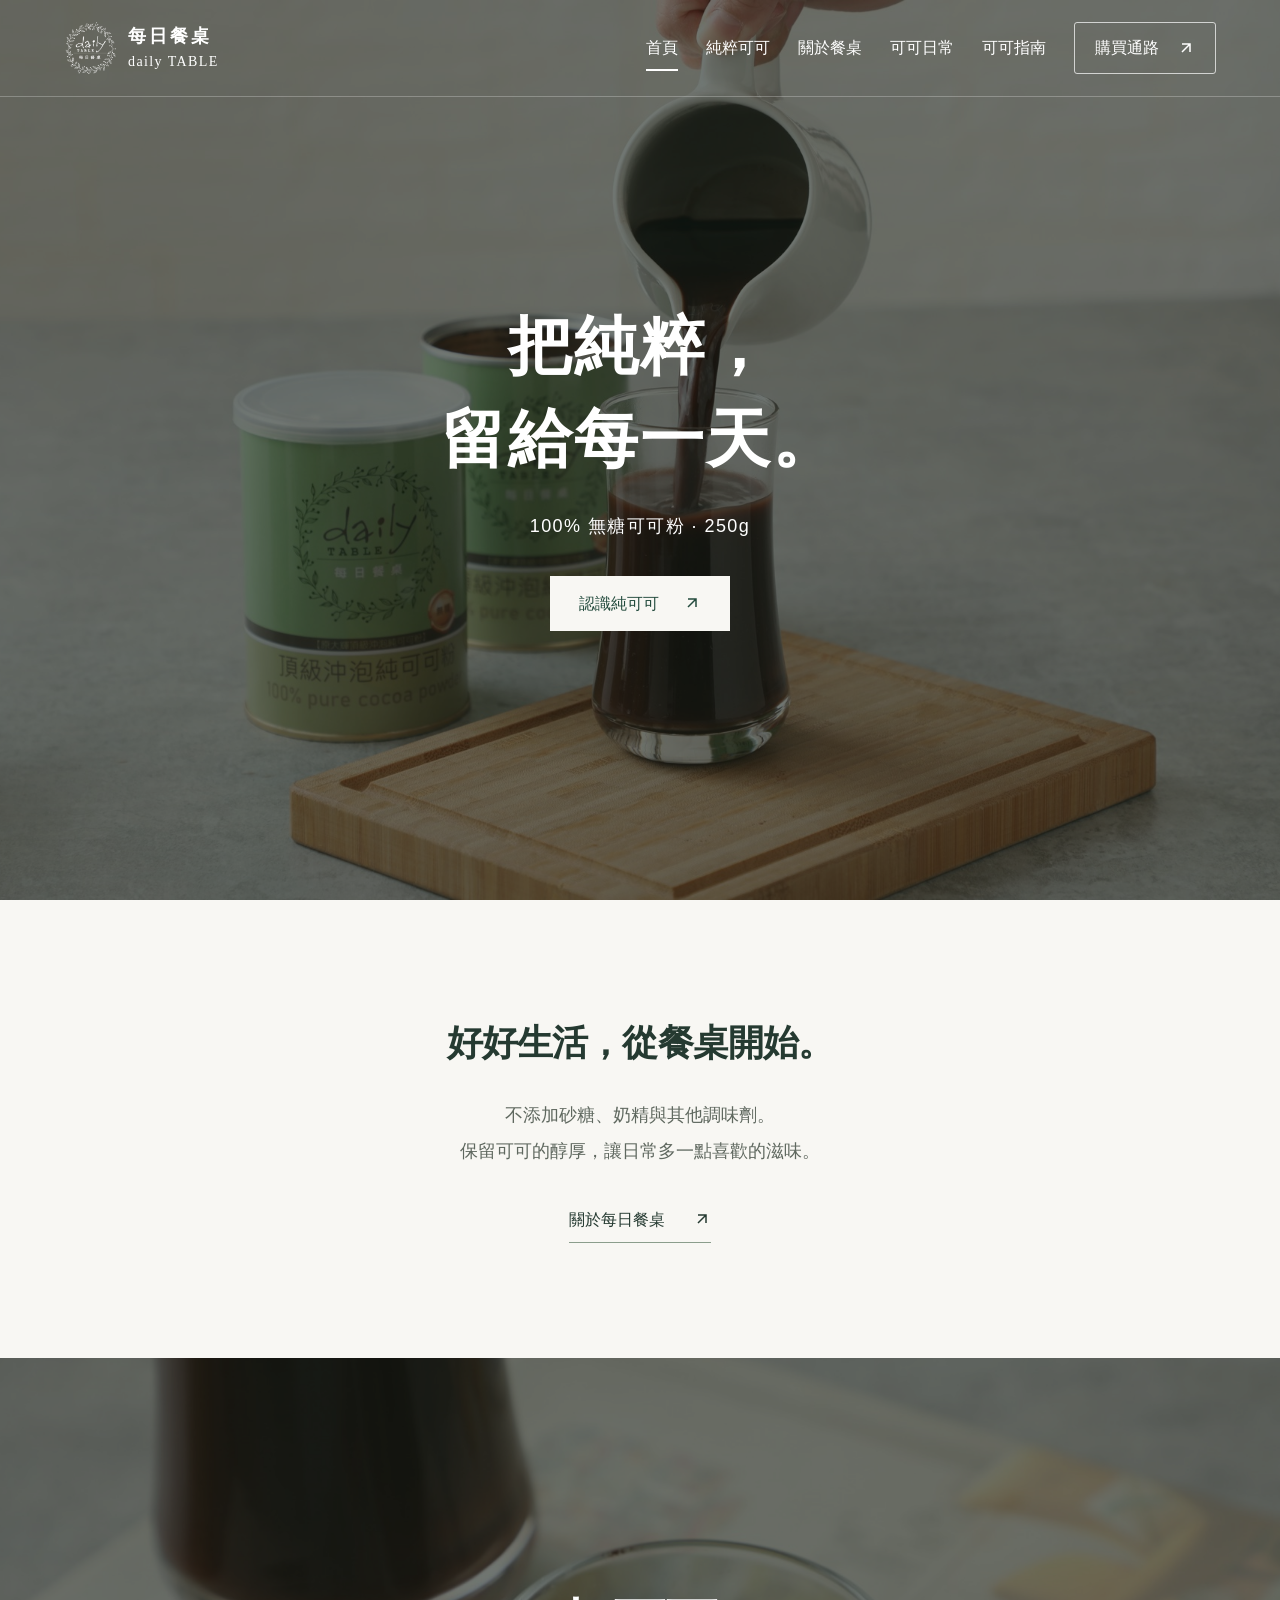
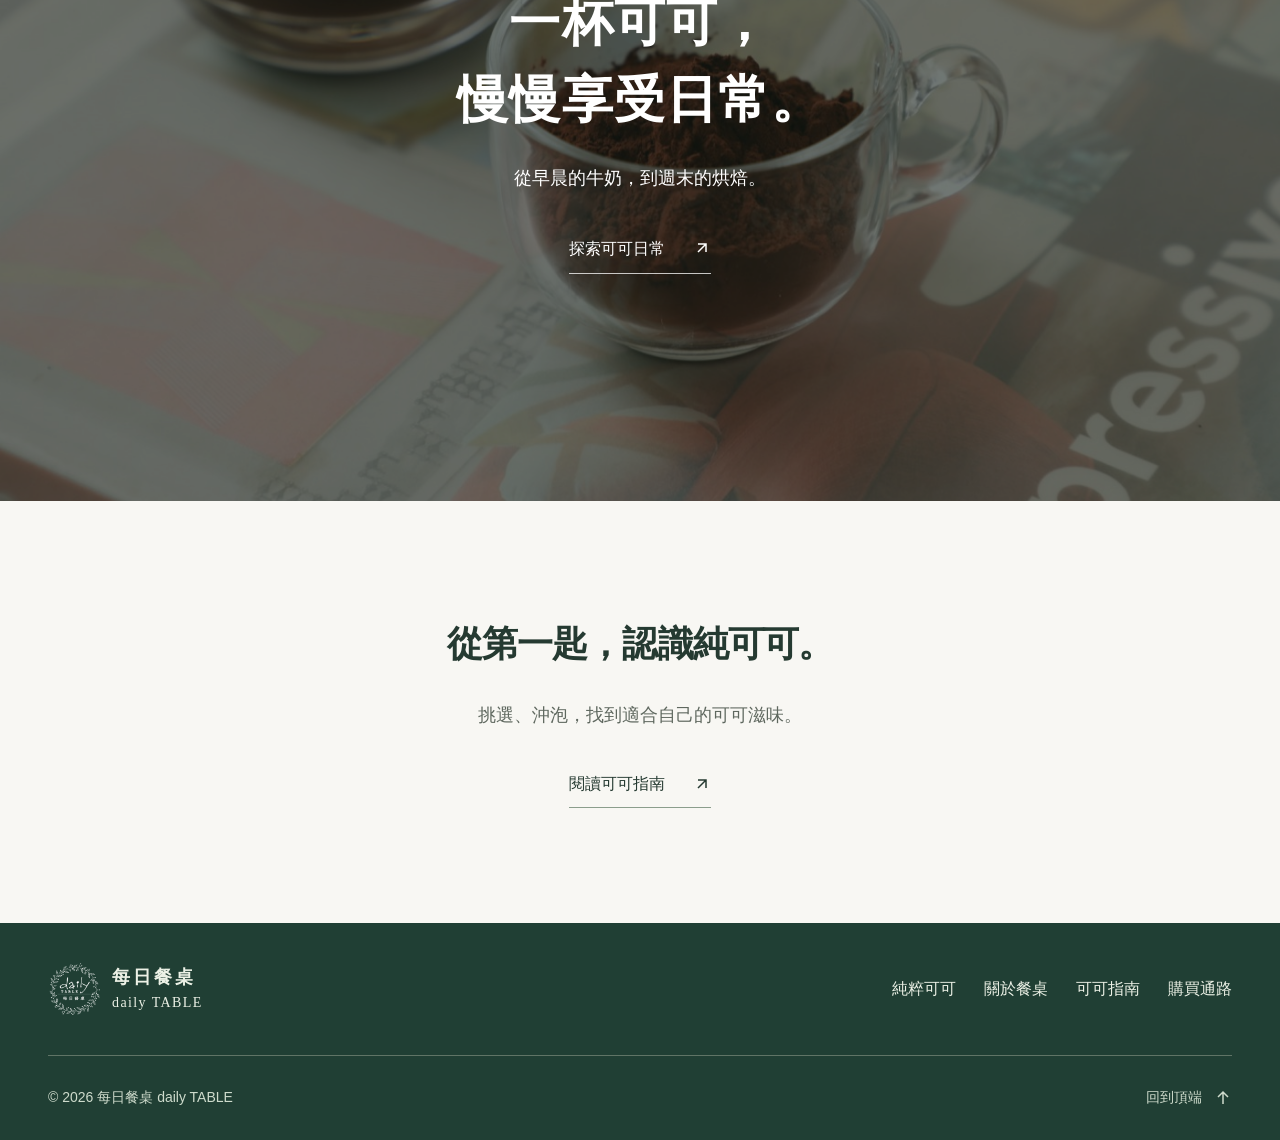
<file: index.html>
<!DOCTYPE html>
<html lang="zh-Hant">
<head>
    <meta charset="utf-8">
    <meta name="viewport" content="width=device-width, initial-scale=1">
    <meta name="theme-color" content="#234b3d">
    <meta name="robots" content="index, follow, max-image-preview:large, max-snippet:-1">
    <title>每日餐桌 daily TABLE｜100% 無糖可可粉 250g</title>
    <meta name="description" content="每日餐桌 daily TABLE，以 100% 無糖純可可粉，讓香醇回到日常餐桌。認識 250g 頂級沖泡純可可粉、品牌理念、日常提案與購買通路。">
    <link rel="canonical" href="https://mydailytable.com/">
    <meta property="og:site_name" content="每日餐桌 daily TABLE">
    <meta property="og:type" content="website">
    <meta property="og:locale" content="zh_TW">
    <meta property="og:title" content="每日餐桌 daily TABLE｜100% 無糖可可粉 250g">
    <meta property="og:description" content="每日餐桌 daily TABLE，以 100% 無糖純可可粉，讓香醇回到日常餐桌。認識 250g 頂級沖泡純可可粉、品牌理念、日常提案與購買通路。">
    <meta property="og:url" content="https://mydailytable.com/">
    <meta property="og:image" content="https://mydailytable.com/assets/img/web/cocoa-pour.jpg">
    <meta property="og:image:width" content="1800">
    <meta property="og:image:height" content="1200">
    <meta property="og:image:alt" content="每日餐桌頂級沖泡純可可粉與日常可可飲">
    <meta name="twitter:card" content="summary_large_image">
    <meta name="twitter:title" content="每日餐桌 daily TABLE｜100% 無糖可可粉 250g">
    <meta name="twitter:description" content="每日餐桌 daily TABLE，以 100% 無糖純可可粉，讓香醇回到日常餐桌。認識 250g 頂級沖泡純可可粉、品牌理念、日常提案與購買通路。">
    <meta name="twitter:image" content="https://mydailytable.com/assets/img/web/cocoa-pour.jpg">
    <meta name="twitter:image:alt" content="每日餐桌頂級沖泡純可可粉與日常可可飲">
    <link rel="describedby" href="/llms.txt" type="text/plain" title="每日餐桌品牌與產品資訊摘要">
    <link rel="icon" href="/assets/black.ico" type="image/x-icon">
    <link rel="preload" as="image" href="/assets/img/web/cocoa-pour.jpg">
    <link rel="stylesheet" href="/assets/css/styles.css?v=9734c83182">
    <link rel="stylesheet" href="/assets/css/home.css?v=f0951827d6">
    <script src="/assets/js/scripts.js" defer></script>
    <script type="application/ld+json">{
    "@context": "https://schema.org",
    "@graph": [
        {
            "@type": "Organization",
            "@id": "https://mydailytable.com/#organization",
            "name": "每日餐桌",
            "alternateName": "daily TABLE",
            "url": "https://mydailytable.com/",
            "logo": {
                "@type": "ImageObject",
                "url": "https://mydailytable.com/assets/img/web/brand-mark.png",
                "width": 180,
                "height": 179
            }
        },
        {
            "@type": "Brand",
            "@id": "https://mydailytable.com/#brand",
            "name": "每日餐桌 daily TABLE",
            "url": "https://mydailytable.com/"
        },
        {
            "@type": "WebSite",
            "@id": "https://mydailytable.com/#website",
            "url": "https://mydailytable.com/",
            "name": "每日餐桌 daily TABLE",
            "alternateName": [
                "每日餐桌",
                "daily TABLE"
            ],
            "inLanguage": "zh-Hant",
            "publisher": {
                "@id": "https://mydailytable.com/#organization"
            }
        },
        {
            "@type": "WebPage",
            "@id": "https://mydailytable.com/#webpage",
            "url": "https://mydailytable.com/",
            "name": "每日餐桌 daily TABLE｜100% 無糖可可粉 250g",
            "description": "每日餐桌 daily TABLE，以 100% 無糖純可可粉，讓香醇回到日常餐桌。認識 250g 頂級沖泡純可可粉、品牌理念、日常提案與購買通路。",
            "inLanguage": "zh-Hant",
            "dateModified": "2026-10-05",
            "isPartOf": {
                "@id": "https://mydailytable.com/#website"
            },
            "publisher": {
                "@id": "https://mydailytable.com/#organization"
            },
            "primaryImageOfPage": {
                "@type": "ImageObject",
                "url": "https://mydailytable.com/assets/img/web/cocoa-pour.jpg"
            }
        }
    ]
}</script>
</head>
<body id="page-top" class="homepage">
<a class="skip-link" href="#main">跳至主要內容</a>
<header class="site-header"><div class="container header-inner"><a class="brand" href="/" aria-label="每日餐桌首頁"><img src="/assets/img/web/brand-mark.png" width="54" height="54" alt="" class="brand-mark"><span class="brand-name">每日餐桌<span lang="en">daily TABLE</span></span></a><button class="menu-toggle" type="button" aria-controls="site-nav" aria-expanded="false" aria-label="開啟導覽選單"><span></span><span></span></button><nav id="site-nav" class="site-nav" aria-label="主要導覽"><a href="/" aria-current="page">首頁</a><a href="/products/cocoa/">純粹可可</a><a href="/about/">關於餐桌</a><a href="/rituals/">可可日常</a><a href="/guides/">可可指南</a><a href="/shop/" class="nav-shop">購買通路 <svg class="arrow-icon" viewBox="0 0 18 18" fill="none" stroke="currentColor" stroke-width="1.5" aria-hidden="true"><path d="M5 13 13 5M5 5h8v8"/></svg></a></nav></div></header>
<main id="main">
    <section class="home-hero" aria-labelledby="hero-heading">
        <img class="home-hero-image" src="/assets/img/web/cocoa-pour.jpg" width="1800" height="1200" alt="每日餐桌純可可粉與正在倒入玻璃杯的醇厚可可飲" fetchpriority="high" decoding="async">
        <div class="home-hero-copy">
            <h1 id="hero-heading">把純粹，<br>留給每一天。</h1>
            <p>100% 無糖可可粉 · 250g</p>
            <a class="button home-button" href="/products/cocoa/">認識純可可 <svg class="arrow-icon" viewBox="0 0 18 18" fill="none" stroke="currentColor" stroke-width="1.5" aria-hidden="true"><path d="M5 13 13 5M5 5h8v8"/></svg></a>
        </div>
    </section>
    <section class="home-intro" aria-labelledby="home-about-heading">
        <h2 id="home-about-heading"><span>好好生活，</span><span>從餐桌開始。</span></h2>
        <p>不添加砂糖、奶精與其他調味劑。<br>保留可可的醇厚，讓日常多一點喜歡的滋味。</p>
        <a class="text-link" href="/about/">關於每日餐桌 <svg class="arrow-icon" viewBox="0 0 18 18" fill="none" stroke="currentColor" stroke-width="1.5" aria-hidden="true"><path d="M5 13 13 5M5 5h8v8"/></svg></a>
    </section>
    <section class="home-ritual" aria-labelledby="home-ritual-heading">
        <img class="home-ritual-image" src="/assets/img/web/cocoa-moment.jpg" width="1400" height="933" alt="餐桌上的可可飲與盛著純可可粉的玻璃杯" loading="lazy" decoding="async">
        <div class="home-ritual-copy">
            <h2 id="home-ritual-heading">一杯可可，<br>慢慢享受日常。</h2>
            <p>從早晨的牛奶，到週末的烘焙。</p>
            <a class="home-light-link" href="/rituals/">探索可可日常 <svg class="arrow-icon" viewBox="0 0 18 18" fill="none" stroke="currentColor" stroke-width="1.5" aria-hidden="true"><path d="M5 13 13 5M5 5h8v8"/></svg></a>
        </div>
    </section>
    <section class="home-guide" aria-labelledby="home-guide-heading">
        <h2 id="home-guide-heading"><span>從第一匙，</span><span>認識純可可。</span></h2>
        <p>挑選、沖泡，找到適合自己的可可滋味。</p>
        <a class="text-link" href="/guides/">閱讀可可指南 <svg class="arrow-icon" viewBox="0 0 18 18" fill="none" stroke="currentColor" stroke-width="1.5" aria-hidden="true"><path d="M5 13 13 5M5 5h8v8"/></svg></a>
    </section>
</main>
<footer class="site-footer">
    <div class="container footer-main">
        <a class="brand footer-brand" href="/" aria-label="每日餐桌首頁"><img src="/assets/img/web/brand-mark.png" width="52" height="52" alt="" class="brand-mark"><span class="brand-name">每日餐桌<span lang="en">daily TABLE</span></span></a>
        <nav class="footer-navigation" aria-label="頁尾導覽"><a href="/products/cocoa/">純粹可可</a><a href="/about/">關於餐桌</a><a href="/guides/">可可指南</a><a href="/shop/">購買通路</a></nav>
    </div>
    <div class="container footer-bottom"><p>© <span id="copyright-year">2026</span> 每日餐桌 daily TABLE</p><a href="#page-top">回到頂端 <svg class="arrow-icon" viewBox="0 0 18 18" fill="none" stroke="currentColor" stroke-width="1.5" aria-hidden="true"><path d="M9 15V3M4 8l5-5 5 5"/></svg></a></div>
</footer>
</body>
</html>
</file>
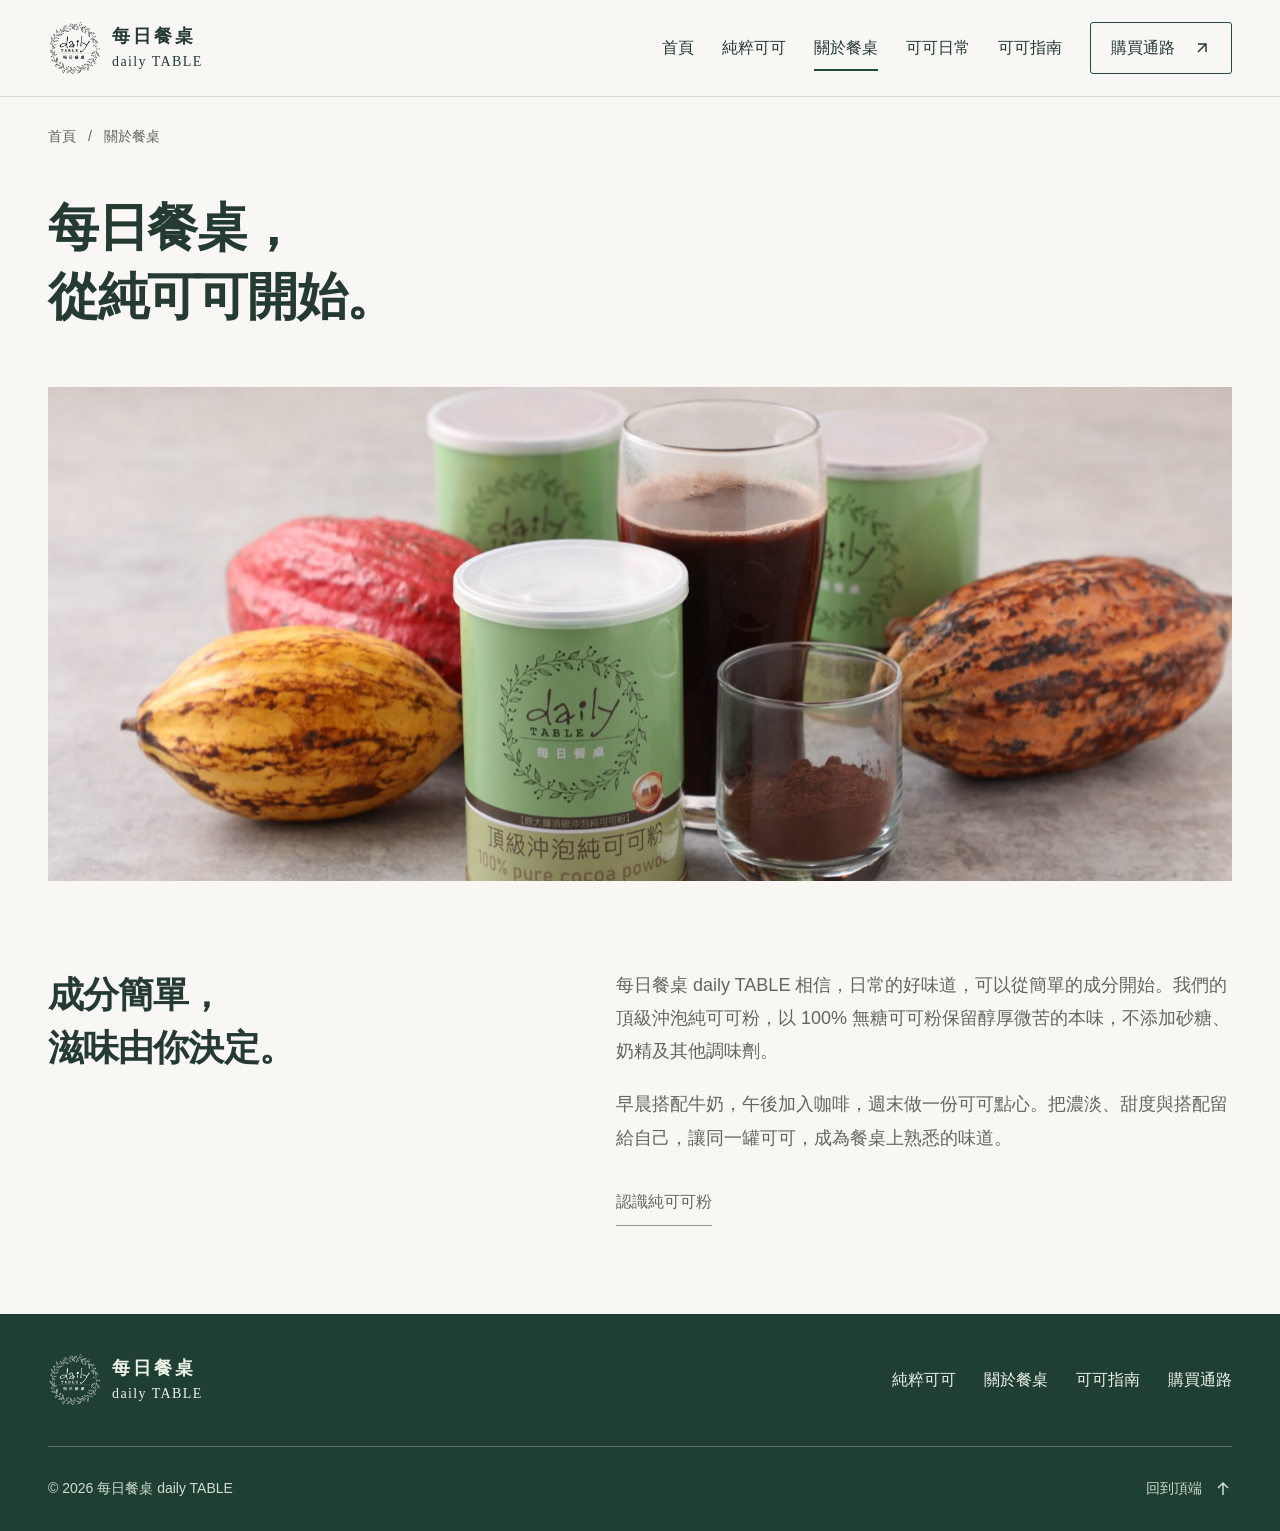
<file: about/index.html>
<!DOCTYPE html>
<html lang="zh-Hant">
<head>
    <meta charset="utf-8">
    <meta name="viewport" content="width=device-width, initial-scale=1">
    <meta name="theme-color" content="#234b3d">
    <meta name="robots" content="index, follow, max-image-preview:large, max-snippet:-1">
    <title>品牌故事與理念｜每日餐桌 daily TABLE</title>
    <meta name="description" content="認識每日餐桌 daily TABLE 的品牌理念：以 100% 無糖可可粉，保留純粹風味，把濃淡、甜度與日常的美好留給你自己。">
    <link rel="canonical" href="https://mydailytable.com/about/">
    <meta property="og:site_name" content="每日餐桌 daily TABLE">
    <meta property="og:type" content="website">
    <meta property="og:locale" content="zh_TW">
    <meta property="og:title" content="品牌故事與理念｜每日餐桌 daily TABLE">
    <meta property="og:description" content="認識每日餐桌 daily TABLE 的品牌理念：以 100% 無糖可可粉，保留純粹風味，把濃淡、甜度與日常的美好留給你自己。">
    <meta property="og:url" content="https://mydailytable.com/about/">
    <meta property="og:image" content="https://mydailytable.com/assets/img/web/cocoa-table.jpg">
    <meta property="og:image:width" content="1600">
    <meta property="og:image:height" content="1066">
    <meta property="og:image:alt" content="每日餐桌頂級沖泡純可可粉與日常可可飲">
    <meta name="twitter:card" content="summary_large_image">
    <meta name="twitter:title" content="品牌故事與理念｜每日餐桌 daily TABLE">
    <meta name="twitter:description" content="認識每日餐桌 daily TABLE 的品牌理念：以 100% 無糖可可粉，保留純粹風味，把濃淡、甜度與日常的美好留給你自己。">
    <meta name="twitter:image" content="https://mydailytable.com/assets/img/web/cocoa-table.jpg">
    <meta name="twitter:image:alt" content="每日餐桌頂級沖泡純可可粉與日常可可飲">
    <link rel="describedby" href="/llms.txt" type="text/plain" title="每日餐桌品牌與產品資訊摘要">
    <link rel="icon" href="/assets/black.ico" type="image/x-icon">
    <link rel="preload" as="image" href="/assets/img/web/cocoa-table.jpg">
    <link rel="stylesheet" href="/assets/css/styles.css?v=9734c83182">
    <script src="/assets/js/scripts.js" defer></script>
    <script type="application/ld+json">{
    "@context": "https://schema.org",
    "@graph": [
        {
            "@type": "Organization",
            "@id": "https://mydailytable.com/#organization",
            "name": "每日餐桌",
            "alternateName": "daily TABLE",
            "url": "https://mydailytable.com/",
            "logo": {
                "@type": "ImageObject",
                "url": "https://mydailytable.com/assets/img/web/brand-mark.png",
                "width": 180,
                "height": 179
            }
        },
        {
            "@type": "Brand",
            "@id": "https://mydailytable.com/#brand",
            "name": "每日餐桌 daily TABLE",
            "url": "https://mydailytable.com/"
        },
        {
            "@type": "WebSite",
            "@id": "https://mydailytable.com/#website",
            "url": "https://mydailytable.com/",
            "name": "每日餐桌 daily TABLE",
            "alternateName": [
                "每日餐桌",
                "daily TABLE"
            ],
            "inLanguage": "zh-Hant",
            "publisher": {
                "@id": "https://mydailytable.com/#organization"
            }
        },
        {
            "@type": "AboutPage",
            "@id": "https://mydailytable.com/about/#webpage",
            "url": "https://mydailytable.com/about/",
            "name": "品牌故事與理念｜每日餐桌 daily TABLE",
            "description": "認識每日餐桌 daily TABLE 的品牌理念：以 100% 無糖可可粉，保留純粹風味，把濃淡、甜度與日常的美好留給你自己。",
            "inLanguage": "zh-Hant",
            "dateModified": "2026-10-05",
            "isPartOf": {
                "@id": "https://mydailytable.com/#website"
            },
            "publisher": {
                "@id": "https://mydailytable.com/#organization"
            },
            "primaryImageOfPage": {
                "@type": "ImageObject",
                "url": "https://mydailytable.com/assets/img/web/cocoa-table.jpg"
            },
            "mainEntity": {
                "@id": "https://mydailytable.com/#organization"
            },
            "breadcrumb": {
                "@id": "https://mydailytable.com/about/#breadcrumb"
            }
        },
        {
            "@type": "BreadcrumbList",
            "@id": "https://mydailytable.com/about/#breadcrumb",
            "itemListElement": [
                {
                    "@type": "ListItem",
                    "position": 1,
                    "name": "首頁",
                    "item": "https://mydailytable.com/"
                },
                {
                    "@type": "ListItem",
                    "position": 2,
                    "name": "關於餐桌",
                    "item": "https://mydailytable.com/about/"
                }
            ]
        }
    ]
}</script>
</head>
<body id="page-top" class="inner-page">
<a class="skip-link" href="#main">跳至主要內容</a>
<header class="site-header"><div class="container header-inner"><a class="brand" href="/" aria-label="每日餐桌首頁"><img src="/assets/img/web/brand-mark.png" width="54" height="54" alt="" class="brand-mark"><span class="brand-name">每日餐桌<span lang="en">daily TABLE</span></span></a><button class="menu-toggle" type="button" aria-controls="site-nav" aria-expanded="false" aria-label="開啟導覽選單"><span></span><span></span></button><nav id="site-nav" class="site-nav" aria-label="主要導覽"><a href="/">首頁</a><a href="/products/cocoa/">純粹可可</a><a href="/about/" aria-current="page">關於餐桌</a><a href="/rituals/">可可日常</a><a href="/guides/">可可指南</a><a href="/shop/" class="nav-shop">購買通路 <svg class="arrow-icon" viewBox="0 0 18 18" fill="none" stroke="currentColor" stroke-width="1.5" aria-hidden="true"><path d="M5 13 13 5M5 5h8v8"/></svg></a></nav></div></header>
<main id="main">
    <nav class="container breadcrumb" aria-label="麵包屑導覽"><a href="/">首頁</a><span aria-hidden="true">/</span><span aria-current="page">關於餐桌</span></nav>
    <section class="container page-intro">
        <h1>每日餐桌，<br>從純可可開始。</h1>
    </section>

    <figure class="container editorial-cover">
        <img src="/assets/img/web/cocoa-table.jpg" alt="每日餐桌純可可粉、可可飲與可可果擺在餐桌上" width="1600" height="1066" fetchpriority="high" decoding="async">
    </figure>

    <section class="container section story-intro" aria-labelledby="story-title">
        <div>
            <h2 id="story-title">成分簡單，<br>滋味由你決定。</h2>
        </div>
        <div class="body-copy">
            <p>每日餐桌 daily TABLE 相信，日常的好味道，可以從簡單的成分開始。我們的頂級沖泡純可可粉，以 100% 無糖可可粉保留醇厚微苦的本味，不添加砂糖、奶精及其他調味劑。</p>
            <p>早晨搭配牛奶，午後加入咖啡，週末做一份可可點心。把濃淡、甜度與搭配留給自己，讓同一罐可可，成為餐桌上熟悉的味道。</p>
            <a class="text-link" href="/products/cocoa/">認識純可可粉</a>
        </div>
    </section>
</main>

<footer class="site-footer">
    <div class="container footer-main">
        <a class="brand footer-brand" href="/" aria-label="每日餐桌首頁"><img src="/assets/img/web/brand-mark.png" width="52" height="52" alt="" class="brand-mark"><span class="brand-name">每日餐桌<span lang="en">daily TABLE</span></span></a>
        <nav class="footer-navigation" aria-label="頁尾導覽"><a href="/products/cocoa/">純粹可可</a><a href="/about/">關於餐桌</a><a href="/guides/">可可指南</a><a href="/shop/">購買通路</a></nav>
    </div>
    <div class="container footer-bottom"><p>© <span id="copyright-year">2026</span> 每日餐桌 daily TABLE</p><a href="#page-top">回到頂端 <svg class="arrow-icon" viewBox="0 0 18 18" fill="none" stroke="currentColor" stroke-width="1.5" aria-hidden="true"><path d="M9 15V3M4 8l5-5 5 5"/></svg></a></div>
</footer>
</body>
</html>
</file>
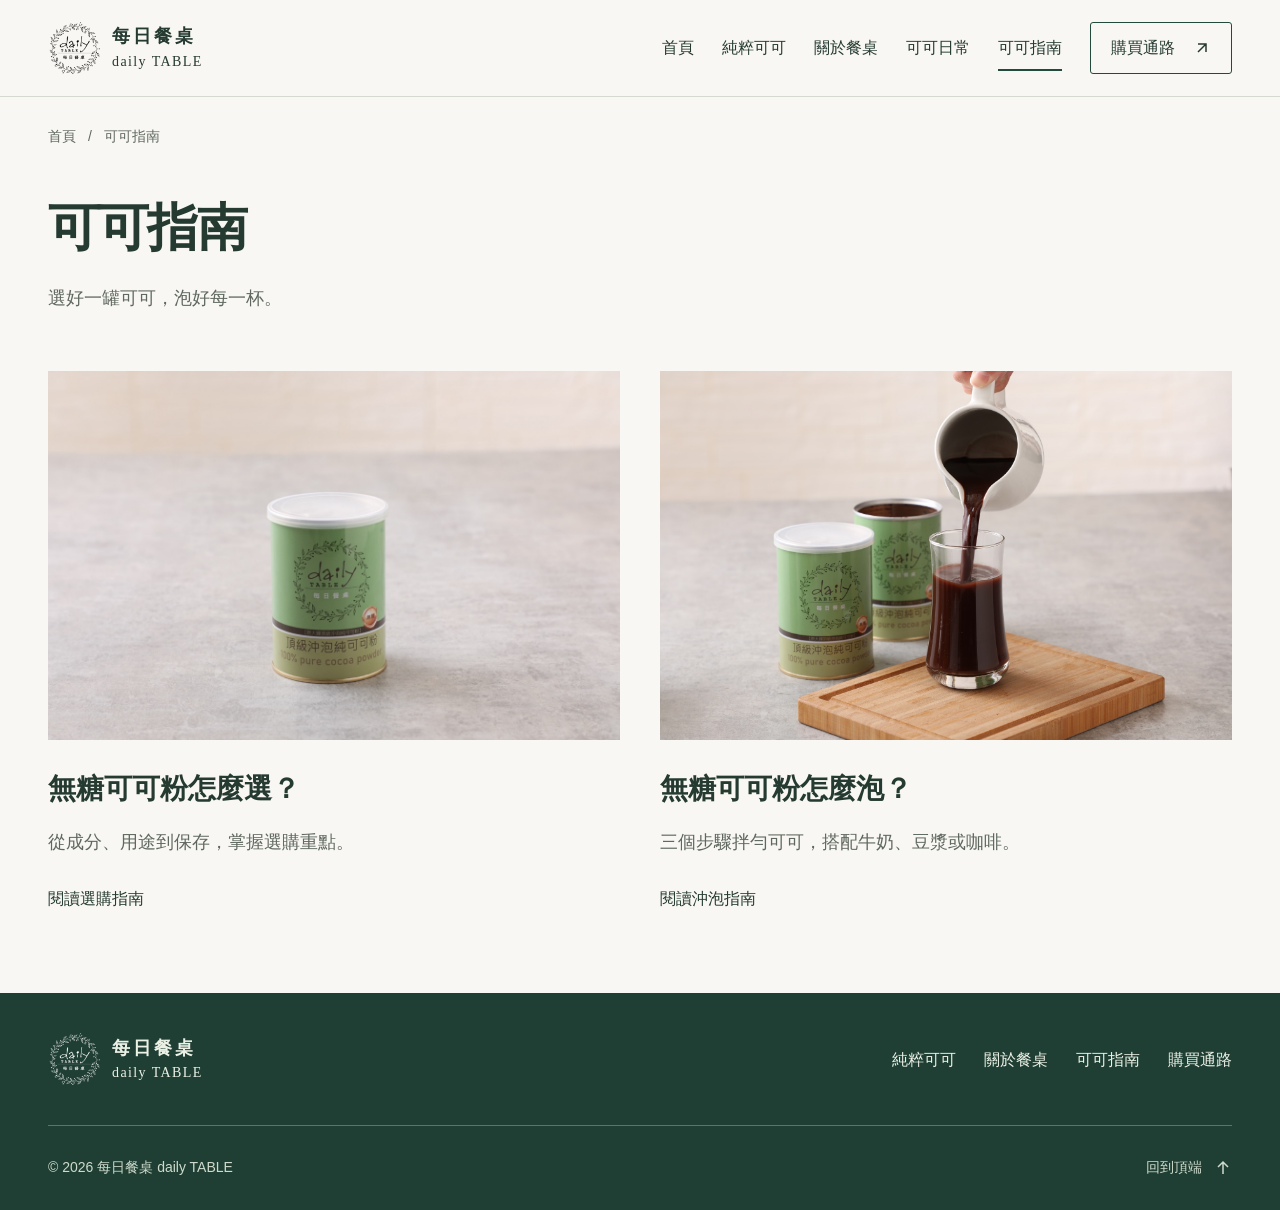
<file: guides/index.html>
<!DOCTYPE html>
<html lang="zh-Hant">
<head>
    <meta charset="utf-8">
    <meta name="viewport" content="width=device-width, initial-scale=1">
    <meta name="theme-color" content="#234b3d">
    <meta name="robots" content="index, follow, max-image-preview:large, max-snippet:-1">
    <title>可可指南｜無糖可可粉選購、沖泡與保存｜每日餐桌</title>
    <meta name="description" content="從選購到自己的第一杯可可，認識無糖純可可粉的成分與用途，學習可可牛奶、豆漿與冰飲做法，解答結塊和保存問題。">
    <link rel="canonical" href="https://mydailytable.com/guides/">
    <meta property="og:site_name" content="每日餐桌 daily TABLE">
    <meta property="og:type" content="website">
    <meta property="og:locale" content="zh_TW">
    <meta property="og:title" content="可可指南｜無糖可可粉選購、沖泡與保存｜每日餐桌">
    <meta property="og:description" content="從選購到自己的第一杯可可，認識無糖純可可粉的成分與用途，學習可可牛奶、豆漿與冰飲做法，解答結塊和保存問題。">
    <meta property="og:url" content="https://mydailytable.com/guides/">
    <meta property="og:image" content="https://mydailytable.com/assets/img/web/cocoa-tin.jpg">
    <meta property="og:image:width" content="1200">
    <meta property="og:image:height" content="800">
    <meta property="og:image:alt" content="每日餐桌無糖純可可粉與可可飲品">
    <meta name="twitter:card" content="summary_large_image">
    <meta name="twitter:title" content="可可指南｜無糖可可粉選購、沖泡與保存｜每日餐桌">
    <meta name="twitter:description" content="從選購到自己的第一杯可可，認識無糖純可可粉的成分與用途，學習可可牛奶、豆漿與冰飲做法，解答結塊和保存問題。">
    <meta name="twitter:image" content="https://mydailytable.com/assets/img/web/cocoa-tin.jpg">
    <meta name="twitter:image:alt" content="每日餐桌無糖純可可粉與可可飲品">
    <link rel="describedby" href="/llms.txt" type="text/plain" title="每日餐桌品牌與產品資訊摘要">
    <link rel="icon" href="/assets/black.ico" type="image/x-icon">
    <link rel="preload" as="image" href="/assets/img/web/cocoa-tin.jpg">
    <link rel="stylesheet" href="/assets/css/styles.css?v=9734c83182">
    <script src="/assets/js/scripts.js" defer></script>
    <script type="application/ld+json">{
    "@context": "https://schema.org",
    "@graph": [
        {
            "@type": "Organization",
            "@id": "https://mydailytable.com/#organization",
            "name": "每日餐桌",
            "alternateName": "daily TABLE",
            "url": "https://mydailytable.com/",
            "logo": {
                "@type": "ImageObject",
                "url": "https://mydailytable.com/assets/img/web/brand-mark.png",
                "width": 180,
                "height": 179
            }
        },
        {
            "@type": "Brand",
            "@id": "https://mydailytable.com/#brand",
            "name": "每日餐桌 daily TABLE",
            "url": "https://mydailytable.com/"
        },
        {
            "@type": "WebSite",
            "@id": "https://mydailytable.com/#website",
            "url": "https://mydailytable.com/",
            "name": "每日餐桌 daily TABLE",
            "alternateName": [
                "每日餐桌",
                "daily TABLE"
            ],
            "inLanguage": "zh-Hant",
            "publisher": {
                "@id": "https://mydailytable.com/#organization"
            }
        },
        {
            "@type": "CollectionPage",
            "@id": "https://mydailytable.com/guides/#webpage",
            "url": "https://mydailytable.com/guides/",
            "name": "可可指南｜無糖可可粉選購、沖泡與保存｜每日餐桌",
            "description": "從選購到自己的第一杯可可，認識無糖純可可粉的成分與用途，學習可可牛奶、豆漿與冰飲做法，解答結塊和保存問題。",
            "inLanguage": "zh-Hant",
            "dateModified": "2026-10-05",
            "isPartOf": {
                "@id": "https://mydailytable.com/#website"
            },
            "publisher": {
                "@id": "https://mydailytable.com/#organization"
            },
            "mainEntity": {
                "@id": "https://mydailytable.com/guides/#guides"
            },
            "breadcrumb": {
                "@id": "https://mydailytable.com/guides/#breadcrumb"
            }
        },
        {
            "@type": "ItemList",
            "@id": "https://mydailytable.com/guides/#guides",
            "name": "可可選購與沖泡指南",
            "numberOfItems": 2,
            "itemListElement": [
                {
                    "@type": "ListItem",
                    "position": 1,
                    "name": "無糖可可粉怎麼選？",
                    "url": "https://mydailytable.com/guides/unsweetened-cocoa-powder/"
                },
                {
                    "@type": "ListItem",
                    "position": 2,
                    "name": "無糖可可粉怎麼泡？",
                    "url": "https://mydailytable.com/guides/how-to-make-cocoa/"
                }
            ]
        },
        {
            "@type": "BreadcrumbList",
            "@id": "https://mydailytable.com/guides/#breadcrumb",
            "itemListElement": [
                {
                    "@type": "ListItem",
                    "position": 1,
                    "name": "首頁",
                    "item": "https://mydailytable.com/"
                },
                {
                    "@type": "ListItem",
                    "position": 2,
                    "name": "可可指南",
                    "item": "https://mydailytable.com/guides/"
                }
            ]
        }
    ]
}</script>
</head>
<body id="page-top" class="inner-page guide-page">
<a class="skip-link" href="#main">跳至主要內容</a>
<header class="site-header"><div class="container header-inner"><a class="brand" href="/" aria-label="每日餐桌首頁"><img src="/assets/img/web/brand-mark.png" width="54" height="54" alt="" class="brand-mark"><span class="brand-name">每日餐桌<span lang="en">daily TABLE</span></span></a><button class="menu-toggle" type="button" aria-controls="site-nav" aria-expanded="false" aria-label="開啟導覽選單"><span></span><span></span></button><nav id="site-nav" class="site-nav" aria-label="主要導覽"><a href="/">首頁</a><a href="/products/cocoa/">純粹可可</a><a href="/about/">關於餐桌</a><a href="/rituals/">可可日常</a><a href="/guides/" aria-current="page">可可指南</a><a href="/shop/" class="nav-shop">購買通路 <svg class="arrow-icon" viewBox="0 0 18 18" fill="none" stroke="currentColor" stroke-width="1.5" aria-hidden="true"><path d="M5 13 13 5M5 5h8v8"/></svg></a></nav></div></header>
<main id="main">
<nav class="container breadcrumb" aria-label="麵包屑"><a href="/">首頁</a><span aria-hidden="true">/</span><span aria-current="page">可可指南</span></nav>
<section class="container page-intro"><h1>可可指南</h1><p class="page-lead">選好一罐可可，泡好每一杯。</p></section>
<section class="container guide-hub" aria-labelledby="guides-heading">
    <h2 id="guides-heading" class="sr-only">選購與沖泡指南</h2>
    <div class="guide-grid">
        <a class="guide-card" href="/guides/unsweetened-cocoa-powder/">
            <img src="/assets/img/web/cocoa-tin.jpg" width="1200" height="800" alt="每日餐桌無糖可可粉 250g 綠色罐裝" fetchpriority="high" decoding="async">
            <h3>無糖可可粉怎麼選？</h3>
            <p>從成分、用途到保存，掌握選購重點。</p>
            <span class="guide-card-link">閱讀選購指南</span>
        </a>
        <a class="guide-card" href="/guides/how-to-make-cocoa/">
            <img src="/assets/img/web/cocoa-pour.jpg" width="1800" height="1200" alt="將可可飲品倒入玻璃杯" decoding="async">
            <h3>無糖可可粉怎麼泡？</h3>
            <p>三個步驟拌勻可可，搭配牛奶、豆漿或咖啡。</p>
            <span class="guide-card-link">閱讀沖泡指南</span>
        </a>
    </div>
</section>
</main>
<footer class="site-footer">
    <div class="container footer-main">
        <a class="brand footer-brand" href="/" aria-label="每日餐桌首頁"><img src="/assets/img/web/brand-mark.png" width="52" height="52" alt="" class="brand-mark"><span class="brand-name">每日餐桌<span lang="en">daily TABLE</span></span></a>
        <nav class="footer-navigation" aria-label="頁尾導覽"><a href="/products/cocoa/">純粹可可</a><a href="/about/">關於餐桌</a><a href="/guides/">可可指南</a><a href="/shop/">購買通路</a></nav>
    </div>
    <div class="container footer-bottom"><p>© <span id="copyright-year">2026</span> 每日餐桌 daily TABLE</p><a href="#page-top">回到頂端 <svg class="arrow-icon" viewBox="0 0 18 18" fill="none" stroke="currentColor" stroke-width="1.5" aria-hidden="true"><path d="M9 15V3M4 8l5-5 5 5"/></svg></a></div>
</footer>
</body>
</html>
</file>
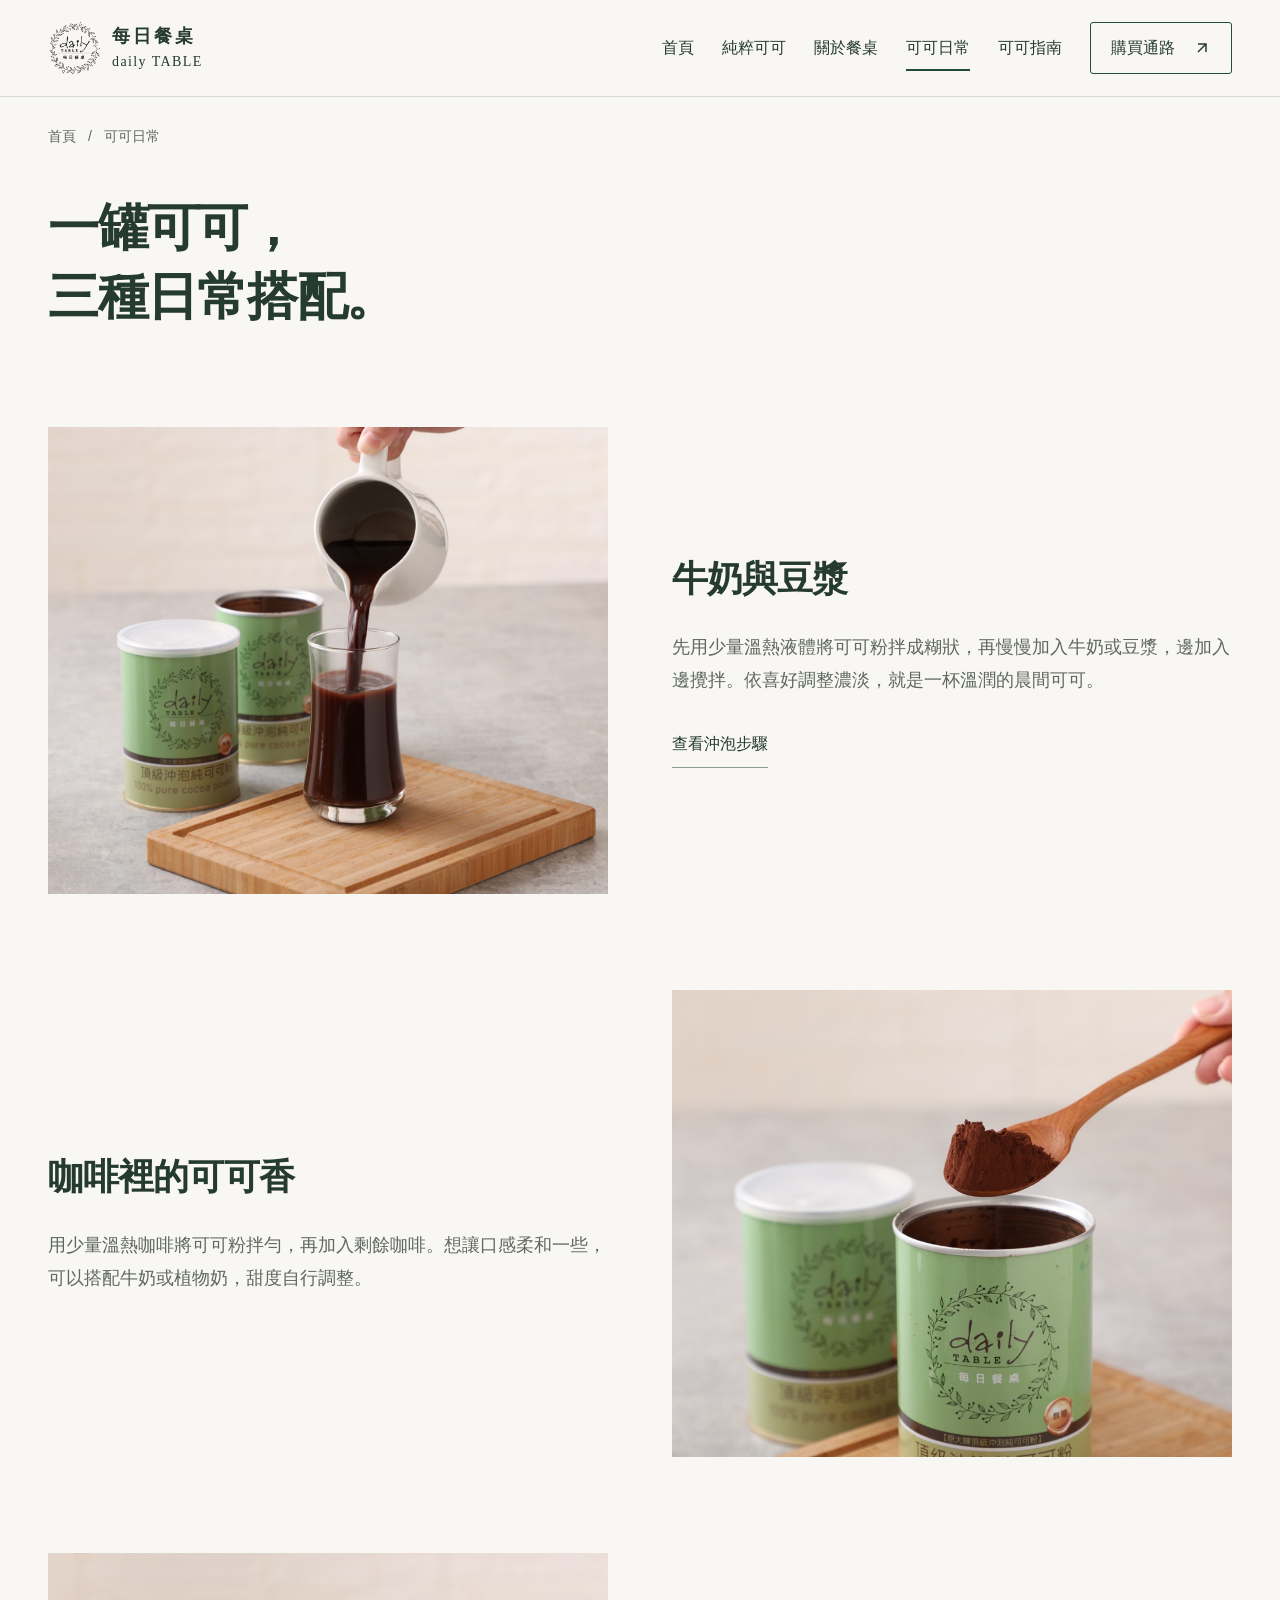
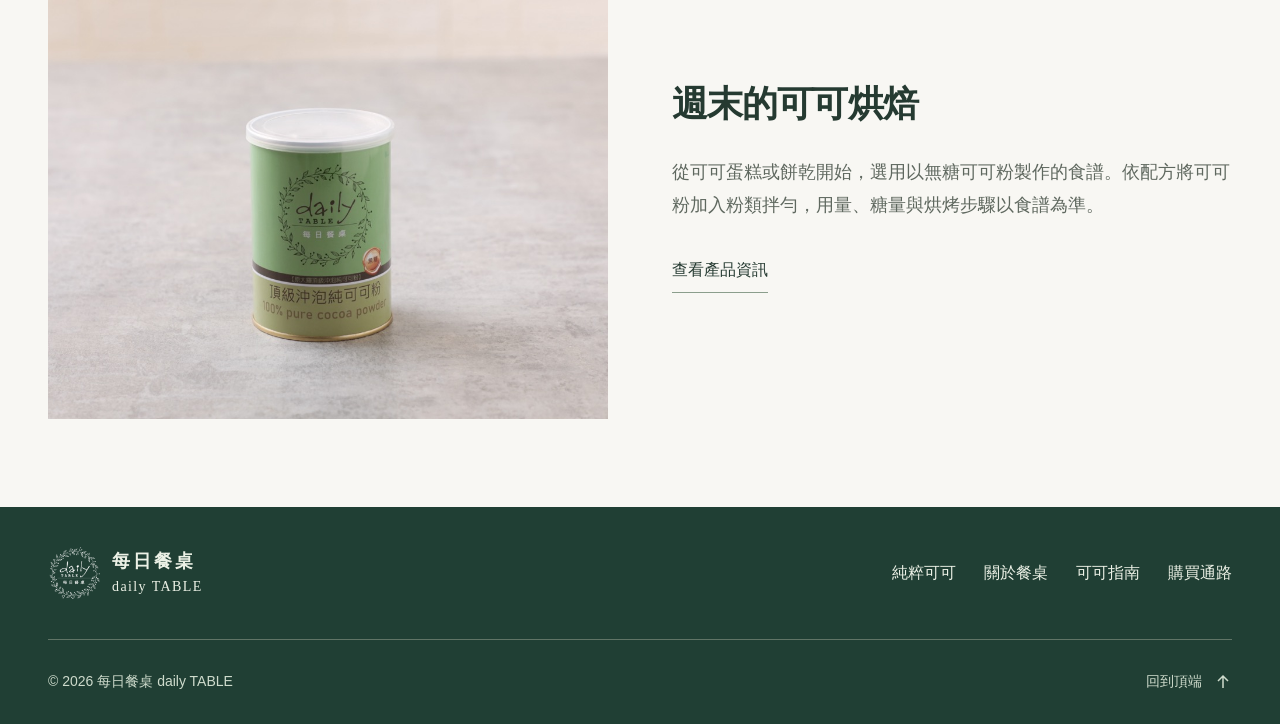
<file: rituals/index.html>
<!DOCTYPE html>
<html lang="zh-Hant">
<head>
    <meta charset="utf-8">
    <meta name="viewport" content="width=device-width, initial-scale=1">
    <meta name="theme-color" content="#234b3d">
    <meta name="robots" content="index, follow, max-image-preview:large, max-snippet:-1">
    <title>可可日常｜沖泡、咖啡搭配與烘焙靈感｜每日餐桌</title>
    <meta name="description" content="三種每日餐桌可可日常提案：晨間牛奶或豆漿可可、午後咖啡搭配、週末蛋糕與餅乾烘焙。用無糖純可可粉，調出你喜歡的滋味。">
    <link rel="canonical" href="https://mydailytable.com/rituals/">
    <meta property="og:site_name" content="每日餐桌 daily TABLE">
    <meta property="og:type" content="website">
    <meta property="og:locale" content="zh_TW">
    <meta property="og:title" content="可可日常｜沖泡、咖啡搭配與烘焙靈感｜每日餐桌">
    <meta property="og:description" content="三種每日餐桌可可日常提案：晨間牛奶或豆漿可可、午後咖啡搭配、週末蛋糕與餅乾烘焙。用無糖純可可粉，調出你喜歡的滋味。">
    <meta property="og:url" content="https://mydailytable.com/rituals/">
    <meta property="og:image" content="https://mydailytable.com/assets/img/web/cocoa-pour.jpg">
    <meta property="og:image:width" content="1800">
    <meta property="og:image:height" content="1200">
    <meta property="og:image:alt" content="每日餐桌頂級沖泡純可可粉與日常可可飲">
    <meta name="twitter:card" content="summary_large_image">
    <meta name="twitter:title" content="可可日常｜沖泡、咖啡搭配與烘焙靈感｜每日餐桌">
    <meta name="twitter:description" content="三種每日餐桌可可日常提案：晨間牛奶或豆漿可可、午後咖啡搭配、週末蛋糕與餅乾烘焙。用無糖純可可粉，調出你喜歡的滋味。">
    <meta name="twitter:image" content="https://mydailytable.com/assets/img/web/cocoa-pour.jpg">
    <meta name="twitter:image:alt" content="每日餐桌頂級沖泡純可可粉與日常可可飲">
    <link rel="describedby" href="/llms.txt" type="text/plain" title="每日餐桌品牌與產品資訊摘要">
    <link rel="icon" href="/assets/black.ico" type="image/x-icon">
    <link rel="preload" as="image" href="/assets/img/web/cocoa-pour.jpg">
    <link rel="stylesheet" href="/assets/css/styles.css?v=9734c83182">
    <script src="/assets/js/scripts.js" defer></script>
    <script type="application/ld+json">{
    "@context": "https://schema.org",
    "@graph": [
        {
            "@type": "Organization",
            "@id": "https://mydailytable.com/#organization",
            "name": "每日餐桌",
            "alternateName": "daily TABLE",
            "url": "https://mydailytable.com/",
            "logo": {
                "@type": "ImageObject",
                "url": "https://mydailytable.com/assets/img/web/brand-mark.png",
                "width": 180,
                "height": 179
            }
        },
        {
            "@type": "Brand",
            "@id": "https://mydailytable.com/#brand",
            "name": "每日餐桌 daily TABLE",
            "url": "https://mydailytable.com/"
        },
        {
            "@type": "WebSite",
            "@id": "https://mydailytable.com/#website",
            "url": "https://mydailytable.com/",
            "name": "每日餐桌 daily TABLE",
            "alternateName": [
                "每日餐桌",
                "daily TABLE"
            ],
            "inLanguage": "zh-Hant",
            "publisher": {
                "@id": "https://mydailytable.com/#organization"
            }
        },
        {
            "@type": "CollectionPage",
            "@id": "https://mydailytable.com/rituals/#webpage",
            "url": "https://mydailytable.com/rituals/",
            "name": "可可日常｜沖泡、咖啡搭配與烘焙靈感｜每日餐桌",
            "description": "三種每日餐桌可可日常提案：晨間牛奶或豆漿可可、午後咖啡搭配、週末蛋糕與餅乾烘焙。用無糖純可可粉，調出你喜歡的滋味。",
            "inLanguage": "zh-Hant",
            "dateModified": "2026-10-05",
            "isPartOf": {
                "@id": "https://mydailytable.com/#website"
            },
            "publisher": {
                "@id": "https://mydailytable.com/#organization"
            },
            "primaryImageOfPage": {
                "@type": "ImageObject",
                "url": "https://mydailytable.com/assets/img/web/cocoa-pour.jpg"
            },
            "mainEntity": {
                "@id": "https://mydailytable.com/rituals/#rituals"
            },
            "breadcrumb": {
                "@id": "https://mydailytable.com/rituals/#breadcrumb"
            }
        },
        {
            "@type": "ItemList",
            "@id": "https://mydailytable.com/rituals/#rituals",
            "name": "純可可粉的三種日常搭配",
            "numberOfItems": 3,
            "itemListElement": [
                {
                    "@type": "ListItem",
                    "position": 1,
                    "name": "牛奶與豆漿",
                    "url": "https://mydailytable.com/rituals/#morning"
                },
                {
                    "@type": "ListItem",
                    "position": 2,
                    "name": "咖啡裡的可可香",
                    "url": "https://mydailytable.com/rituals/#afternoon"
                },
                {
                    "@type": "ListItem",
                    "position": 3,
                    "name": "週末的可可烘焙",
                    "url": "https://mydailytable.com/rituals/#weekend"
                }
            ]
        },
        {
            "@type": "BreadcrumbList",
            "@id": "https://mydailytable.com/rituals/#breadcrumb",
            "itemListElement": [
                {
                    "@type": "ListItem",
                    "position": 1,
                    "name": "首頁",
                    "item": "https://mydailytable.com/"
                },
                {
                    "@type": "ListItem",
                    "position": 2,
                    "name": "可可日常",
                    "item": "https://mydailytable.com/rituals/"
                }
            ]
        }
    ]
}</script>
</head>
<body id="page-top" class="inner-page">
<a class="skip-link" href="#main">跳至主要內容</a>
<header class="site-header"><div class="container header-inner"><a class="brand" href="/" aria-label="每日餐桌首頁"><img src="/assets/img/web/brand-mark.png" width="54" height="54" alt="" class="brand-mark"><span class="brand-name">每日餐桌<span lang="en">daily TABLE</span></span></a><button class="menu-toggle" type="button" aria-controls="site-nav" aria-expanded="false" aria-label="開啟導覽選單"><span></span><span></span></button><nav id="site-nav" class="site-nav" aria-label="主要導覽"><a href="/">首頁</a><a href="/products/cocoa/">純粹可可</a><a href="/about/">關於餐桌</a><a href="/rituals/" aria-current="page">可可日常</a><a href="/guides/">可可指南</a><a href="/shop/" class="nav-shop">購買通路 <svg class="arrow-icon" viewBox="0 0 18 18" fill="none" stroke="currentColor" stroke-width="1.5" aria-hidden="true"><path d="M5 13 13 5M5 5h8v8"/></svg></a></nav></div></header>
<main id="main">
    <nav class="container breadcrumb" aria-label="麵包屑導覽"><a href="/">首頁</a><span aria-hidden="true">/</span><span aria-current="page">可可日常</span></nav>
    <section class="container page-intro">
        <h1>一罐可可，<br>三種日常搭配。</h1>
    </section>

    <section class="container section editorial-row" id="morning" aria-labelledby="morning-title">
        <figure>
            <img src="/assets/img/web/cocoa-pour.jpg" alt="溫可可從白色壺中倒入玻璃杯，旁邊放著每日餐桌純可可粉" width="1800" height="1200" fetchpriority="high" decoding="async">
        </figure>
        <div>
            <h2 id="morning-title">牛奶與豆漿</h2>
            <p class="body-copy">先用少量溫熱液體將可可粉拌成糊狀，再慢慢加入牛奶或豆漿，邊加入邊攪拌。依喜好調整濃淡，就是一杯溫潤的晨間可可。</p>
            <a class="text-link" href="/guides/how-to-make-cocoa/">查看沖泡步驟</a>
        </div>
    </section>

    <section class="container section editorial-row reverse" id="afternoon" aria-labelledby="afternoon-title">
        <figure>
            <img src="/assets/img/web/cocoa-spoon.jpg" alt="木匙盛起每日餐桌純可可粉" width="1200" height="800" loading="lazy" decoding="async">
        </figure>
        <div>
            <h2 id="afternoon-title">咖啡裡的可可香</h2>
            <p class="body-copy">用少量溫熱咖啡將可可粉拌勻，再加入剩餘咖啡。想讓口感柔和一些，可以搭配牛奶或植物奶，甜度自行調整。</p>
        </div>
    </section>

    <section class="container section editorial-row" id="weekend" aria-labelledby="weekend-title">
        <figure>
            <img src="/assets/img/web/cocoa-tin.jpg" alt="每日餐桌 250g 頂級沖泡純可可粉罐裝" width="1200" height="800" loading="lazy" decoding="async">
        </figure>
        <div>
            <h2 id="weekend-title">週末的可可烘焙</h2>
            <p class="body-copy">從可可蛋糕或餅乾開始，選用以無糖可可粉製作的食譜。依配方將可可粉加入粉類拌勻，用量、糖量與烘烤步驟以食譜為準。</p>
            <a class="text-link" href="/products/cocoa/">查看產品資訊</a>
        </div>
    </section>
</main>

<footer class="site-footer">
    <div class="container footer-main">
        <a class="brand footer-brand" href="/" aria-label="每日餐桌首頁"><img src="/assets/img/web/brand-mark.png" width="52" height="52" alt="" class="brand-mark"><span class="brand-name">每日餐桌<span lang="en">daily TABLE</span></span></a>
        <nav class="footer-navigation" aria-label="頁尾導覽"><a href="/products/cocoa/">純粹可可</a><a href="/about/">關於餐桌</a><a href="/guides/">可可指南</a><a href="/shop/">購買通路</a></nav>
    </div>
    <div class="container footer-bottom"><p>© <span id="copyright-year">2026</span> 每日餐桌 daily TABLE</p><a href="#page-top">回到頂端 <svg class="arrow-icon" viewBox="0 0 18 18" fill="none" stroke="currentColor" stroke-width="1.5" aria-hidden="true"><path d="M9 15V3M4 8l5-5 5 5"/></svg></a></div>
</footer>
</body>
</html>
</file>
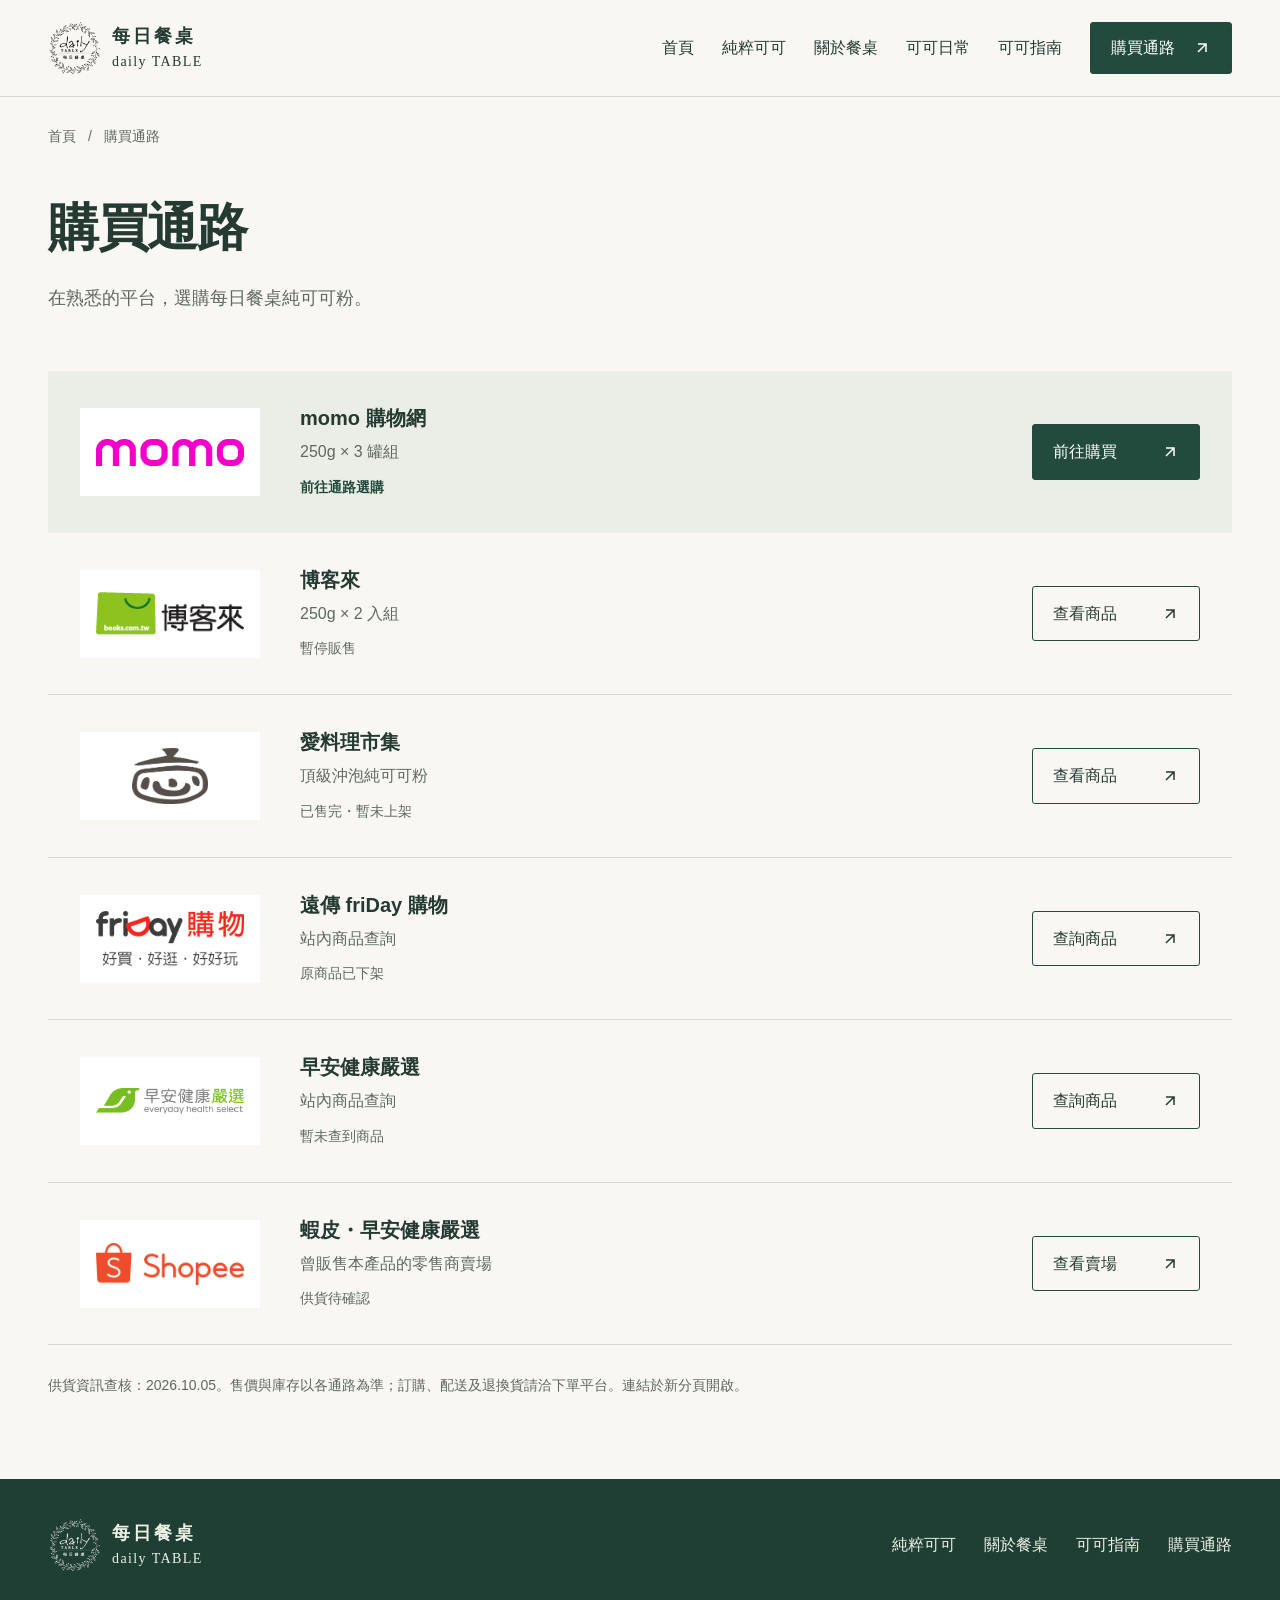
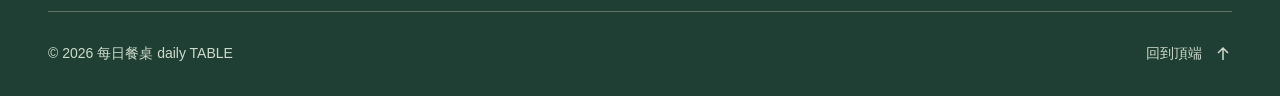
<file: shop/index.html>
<!DOCTYPE html>
<html lang="zh-Hant">
<head>
    <meta charset="utf-8">
    <meta name="viewport" content="width=device-width, initial-scale=1">
    <meta name="theme-color" content="#234b3d">
    <meta name="robots" content="index, follow, max-image-preview:large, max-snippet:-1">
    <title>購買通路與供貨資訊｜每日餐桌純可可粉</title>
    <meta name="description" content="每日餐桌純可可粉購買與查詢通路：momo、博客來、愛料理市集、遠傳 friDay、早安健康嚴選及蝦皮賣場，附通路 Logo、超連結與供貨資訊。">
    <link rel="canonical" href="https://mydailytable.com/shop/">
    <meta property="og:site_name" content="每日餐桌 daily TABLE">
    <meta property="og:type" content="website">
    <meta property="og:locale" content="zh_TW">
    <meta property="og:title" content="購買通路與供貨資訊｜每日餐桌純可可粉">
    <meta property="og:description" content="每日餐桌純可可粉購買與查詢通路：momo、博客來、愛料理市集、遠傳 friDay、早安健康嚴選及蝦皮賣場，附通路 Logo、超連結與供貨資訊。">
    <meta property="og:url" content="https://mydailytable.com/shop/">
    <meta property="og:image" content="https://mydailytable.com/assets/img/web/cocoa-table.jpg">
    <meta property="og:image:width" content="1600">
    <meta property="og:image:height" content="1066">
    <meta property="og:image:alt" content="每日餐桌頂級沖泡純可可粉與日常可可飲">
    <meta name="twitter:card" content="summary_large_image">
    <meta name="twitter:title" content="購買通路與供貨資訊｜每日餐桌純可可粉">
    <meta name="twitter:description" content="每日餐桌純可可粉購買與查詢通路：momo、博客來、愛料理市集、遠傳 friDay、早安健康嚴選及蝦皮賣場，附通路 Logo、超連結與供貨資訊。">
    <meta name="twitter:image" content="https://mydailytable.com/assets/img/web/cocoa-table.jpg">
    <meta name="twitter:image:alt" content="每日餐桌頂級沖泡純可可粉與日常可可飲">
    <link rel="describedby" href="/llms.txt" type="text/plain" title="每日餐桌品牌與產品資訊摘要">
    <link rel="icon" href="/assets/black.ico" type="image/x-icon">
    <link rel="preload" as="image" href="/assets/img/web/cocoa-table.jpg">
    <link rel="stylesheet" href="/assets/css/styles.css?v=9734c83182">
    <script src="/assets/js/scripts.js" defer></script>
    <script type="application/ld+json">{
    "@context": "https://schema.org",
    "@graph": [
        {
            "@type": "Organization",
            "@id": "https://mydailytable.com/#organization",
            "name": "每日餐桌",
            "alternateName": "daily TABLE",
            "url": "https://mydailytable.com/",
            "logo": {
                "@type": "ImageObject",
                "url": "https://mydailytable.com/assets/img/web/brand-mark.png",
                "width": 180,
                "height": 179
            }
        },
        {
            "@type": "Brand",
            "@id": "https://mydailytable.com/#brand",
            "name": "每日餐桌 daily TABLE",
            "url": "https://mydailytable.com/"
        },
        {
            "@type": "WebSite",
            "@id": "https://mydailytable.com/#website",
            "url": "https://mydailytable.com/",
            "name": "每日餐桌 daily TABLE",
            "alternateName": [
                "每日餐桌",
                "daily TABLE"
            ],
            "inLanguage": "zh-Hant",
            "publisher": {
                "@id": "https://mydailytable.com/#organization"
            }
        },
        {
            "@type": "CollectionPage",
            "@id": "https://mydailytable.com/shop/#webpage",
            "url": "https://mydailytable.com/shop/",
            "name": "購買通路與供貨資訊｜每日餐桌純可可粉",
            "description": "每日餐桌純可可粉購買與查詢通路：momo、博客來、愛料理市集、遠傳 friDay、早安健康嚴選及蝦皮賣場，附通路 Logo、超連結與供貨資訊。",
            "inLanguage": "zh-Hant",
            "dateModified": "2026-10-05",
            "isPartOf": {
                "@id": "https://mydailytable.com/#website"
            },
            "publisher": {
                "@id": "https://mydailytable.com/#organization"
            },
            "primaryImageOfPage": {
                "@type": "ImageObject",
                "url": "https://mydailytable.com/assets/img/web/cocoa-table.jpg"
            },
            "mainEntity": {
                "@id": "https://mydailytable.com/shop/#retailers"
            },
            "breadcrumb": {
                "@id": "https://mydailytable.com/shop/#breadcrumb"
            }
        },
        {
            "@type": "ItemList",
            "@id": "https://mydailytable.com/shop/#retailers",
            "url": "https://mydailytable.com/shop/",
            "name": "每日餐桌純可可粉購買與查詢通路",
            "numberOfItems": 6,
            "itemListOrder": "https://schema.org/ItemListUnordered",
            "itemListElement": [
                {
                    "@type": "ListItem",
                    "position": 1,
                    "name": "momo 購物網",
                    "url": "https://www.momoshop.com.tw/product/9507948",
                    "description": "250g × 3 罐組，購買直連；供貨以通路頁面為準。"
                },
                {
                    "@type": "ListItem",
                    "position": 2,
                    "name": "博客來",
                    "url": "https://www.books.com.tw/products/N011166921",
                    "description": "250g × 2 入組商品資訊，查核時暫停販售。"
                },
                {
                    "@type": "ListItem",
                    "position": 3,
                    "name": "愛料理市集",
                    "url": "https://market.icook.tw/products/cocoa",
                    "description": "商品資訊，查核時已售完並下架。"
                },
                {
                    "@type": "ListItem",
                    "position": 4,
                    "name": "遠傳 friDay 購物",
                    "url": "https://ec-w.shopping.friday.tw/aisearch?keyword=%E6%AF%8F%E6%97%A5%E9%A4%90%E6%A1%8C",
                    "description": "站內查詢連結，原商品已下架。"
                },
                {
                    "@type": "ListItem",
                    "position": 5,
                    "name": "早安健康嚴選",
                    "url": "https://shop.everydayhealth.com.tw/products?query=%E6%AF%8F%E6%97%A5%E9%A4%90%E6%A1%8C",
                    "description": "站內查詢連結，查核時未查到商品。"
                },
                {
                    "@type": "ListItem",
                    "position": 6,
                    "name": "蝦皮購物・早安健康嚴選",
                    "url": "https://shopee.tw/everydayhealth",
                    "description": "曾販售本產品的具名零售商賣場，目前供貨待確認。"
                }
            ]
        },
        {
            "@type": "BreadcrumbList",
            "@id": "https://mydailytable.com/shop/#breadcrumb",
            "itemListElement": [
                {
                    "@type": "ListItem",
                    "position": 1,
                    "name": "首頁",
                    "item": "https://mydailytable.com/"
                },
                {
                    "@type": "ListItem",
                    "position": 2,
                    "name": "購買通路",
                    "item": "https://mydailytable.com/shop/"
                }
            ]
        }
    ]
}</script>
</head>
<body id="page-top" class="inner-page">
<a class="skip-link" href="#main">跳至主要內容</a>
<header class="site-header"><div class="container header-inner"><a class="brand" href="/" aria-label="每日餐桌首頁"><img src="/assets/img/web/brand-mark.png" width="54" height="54" alt="" class="brand-mark"><span class="brand-name">每日餐桌<span lang="en">daily TABLE</span></span></a><button class="menu-toggle" type="button" aria-controls="site-nav" aria-expanded="false" aria-label="開啟導覽選單"><span></span><span></span></button><nav id="site-nav" class="site-nav" aria-label="主要導覽"><a href="/">首頁</a><a href="/products/cocoa/">純粹可可</a><a href="/about/">關於餐桌</a><a href="/rituals/">可可日常</a><a href="/guides/">可可指南</a><a href="/shop/" class="nav-shop" aria-current="page">購買通路 <svg class="arrow-icon" viewBox="0 0 18 18" fill="none" stroke="currentColor" stroke-width="1.5" aria-hidden="true"><path d="M5 13 13 5M5 5h8v8"/></svg></a></nav></div></header>
<main id="main">
    <nav class="container breadcrumb" aria-label="麵包屑導覽"><a href="/">首頁</a><span aria-hidden="true">/</span><span aria-current="page">購買通路</span></nav>
    <section class="container page-intro"><h1>購買通路</h1><p class="page-lead">在熟悉的平台，選購每日餐桌純可可粉。</p></section>
    <section id="retailers" class="container shop-section" aria-labelledby="shop-heading">
        <h2 id="shop-heading" class="sr-only">購買與查詢通路</h2>
        <div class="retailer-grid"><article class="retailer-card retailer-featured">
        <div class="retailer-logo"><img src="/assets/logos/momo.png" width="480" height="88" alt="momo 購物網" loading="lazy" decoding="async"></div>
        <div class="retailer-info"><h3>momo 購物網</h3><p>250g × 3 罐組</p><span class="retailer-status status-available">前往通路選購</span></div>
        <a class="retailer-action" href="https://www.momoshop.com.tw/product/9507948" target="_blank" rel="noopener noreferrer" aria-label="至momo 購物網前往購買（於新分頁開啟）">前往購買 <svg class="arrow-icon" viewBox="0 0 18 18" fill="none" stroke="currentColor" stroke-width="1.5" aria-hidden="true"><path d="M5 13 13 5M5 5h8v8"/></svg></a>
    </article><article class="retailer-card">
        <div class="retailer-logo"><img src="/assets/logos/books.png" width="166" height="48" alt="博客來" loading="lazy" decoding="async"></div>
        <div class="retailer-info"><h3>博客來</h3><p>250g × 2 入組</p><span class="retailer-status">暫停販售</span></div>
        <a class="retailer-action" href="https://www.books.com.tw/products/N011166921" target="_blank" rel="noopener noreferrer" aria-label="至博客來查看商品（於新分頁開啟）">查看商品 <svg class="arrow-icon" viewBox="0 0 18 18" fill="none" stroke="currentColor" stroke-width="1.5" aria-hidden="true"><path d="M5 13 13 5M5 5h8v8"/></svg></a>
    </article><article class="retailer-card">
        <div class="retailer-logo"><img src="/assets/logos/icook.png" width="192" height="141" alt="愛料理市集" loading="lazy" decoding="async"></div>
        <div class="retailer-info"><h3>愛料理市集</h3><p>頂級沖泡純可可粉</p><span class="retailer-status">已售完・暫未上架</span></div>
        <a class="retailer-action" href="https://market.icook.tw/products/cocoa" target="_blank" rel="noopener noreferrer" aria-label="至愛料理市集查看商品（於新分頁開啟）">查看商品 <svg class="arrow-icon" viewBox="0 0 18 18" fill="none" stroke="currentColor" stroke-width="1.5" aria-hidden="true"><path d="M5 13 13 5M5 5h8v8"/></svg></a>
    </article><article class="retailer-card">
        <div class="retailer-logo"><img src="/assets/logos/friday.png" width="187" height="69" alt="遠傳 friDay 購物" loading="lazy" decoding="async"></div>
        <div class="retailer-info"><h3>遠傳 friDay 購物</h3><p>站內商品查詢</p><span class="retailer-status">原商品已下架</span></div>
        <a class="retailer-action" href="https://ec-w.shopping.friday.tw/aisearch?keyword=%E6%AF%8F%E6%97%A5%E9%A4%90%E6%A1%8C" target="_blank" rel="noopener noreferrer" aria-label="至遠傳 friDay 購物查詢商品（於新分頁開啟）">查詢商品 <svg class="arrow-icon" viewBox="0 0 18 18" fill="none" stroke="currentColor" stroke-width="1.5" aria-hidden="true"><path d="M5 13 13 5M5 5h8v8"/></svg></a>
    </article><article class="retailer-card">
        <div class="retailer-logo"><img src="/assets/logos/everydayhealth.png" width="480" height="87" alt="早安健康嚴選" loading="lazy" decoding="async"></div>
        <div class="retailer-info"><h3>早安健康嚴選</h3><p>站內商品查詢</p><span class="retailer-status">暫未查到商品</span></div>
        <a class="retailer-action" href="https://shop.everydayhealth.com.tw/products?query=%E6%AF%8F%E6%97%A5%E9%A4%90%E6%A1%8C" target="_blank" rel="noopener noreferrer" aria-label="至早安健康嚴選查詢商品（於新分頁開啟）">查詢商品 <svg class="arrow-icon" viewBox="0 0 18 18" fill="none" stroke="currentColor" stroke-width="1.5" aria-hidden="true"><path d="M5 13 13 5M5 5h8v8"/></svg></a>
    </article><article class="retailer-card">
        <div class="retailer-logo"><img src="/assets/logos/shopee.png" width="169" height="48" alt="蝦皮・早安健康嚴選" loading="lazy" decoding="async"></div>
        <div class="retailer-info"><h3>蝦皮・早安健康嚴選</h3><p>曾販售本產品的零售商賣場</p><span class="retailer-status">供貨待確認</span></div>
        <a class="retailer-action" href="https://shopee.tw/everydayhealth" target="_blank" rel="noopener noreferrer" aria-label="至蝦皮・早安健康嚴選查看賣場（於新分頁開啟）">查看賣場 <svg class="arrow-icon" viewBox="0 0 18 18" fill="none" stroke="currentColor" stroke-width="1.5" aria-hidden="true"><path d="M5 13 13 5M5 5h8v8"/></svg></a>
    </article></div>
        <p class="shop-note">供貨資訊查核：<time datetime="2026-10-05">2026.10.05</time>。售價與庫存以各通路為準；訂購、配送及退換貨請洽下單平台。連結於新分頁開啟。</p>
    </section>
</main>
<footer class="site-footer">
    <div class="container footer-main">
        <a class="brand footer-brand" href="/" aria-label="每日餐桌首頁"><img src="/assets/img/web/brand-mark.png" width="52" height="52" alt="" class="brand-mark"><span class="brand-name">每日餐桌<span lang="en">daily TABLE</span></span></a>
        <nav class="footer-navigation" aria-label="頁尾導覽"><a href="/products/cocoa/">純粹可可</a><a href="/about/">關於餐桌</a><a href="/guides/">可可指南</a><a href="/shop/">購買通路</a></nav>
    </div>
    <div class="container footer-bottom"><p>© <span id="copyright-year">2026</span> 每日餐桌 daily TABLE</p><a href="#page-top">回到頂端 <svg class="arrow-icon" viewBox="0 0 18 18" fill="none" stroke="currentColor" stroke-width="1.5" aria-hidden="true"><path d="M9 15V3M4 8l5-5 5 5"/></svg></a></div>
</footer>
</body>
</html>
</file>
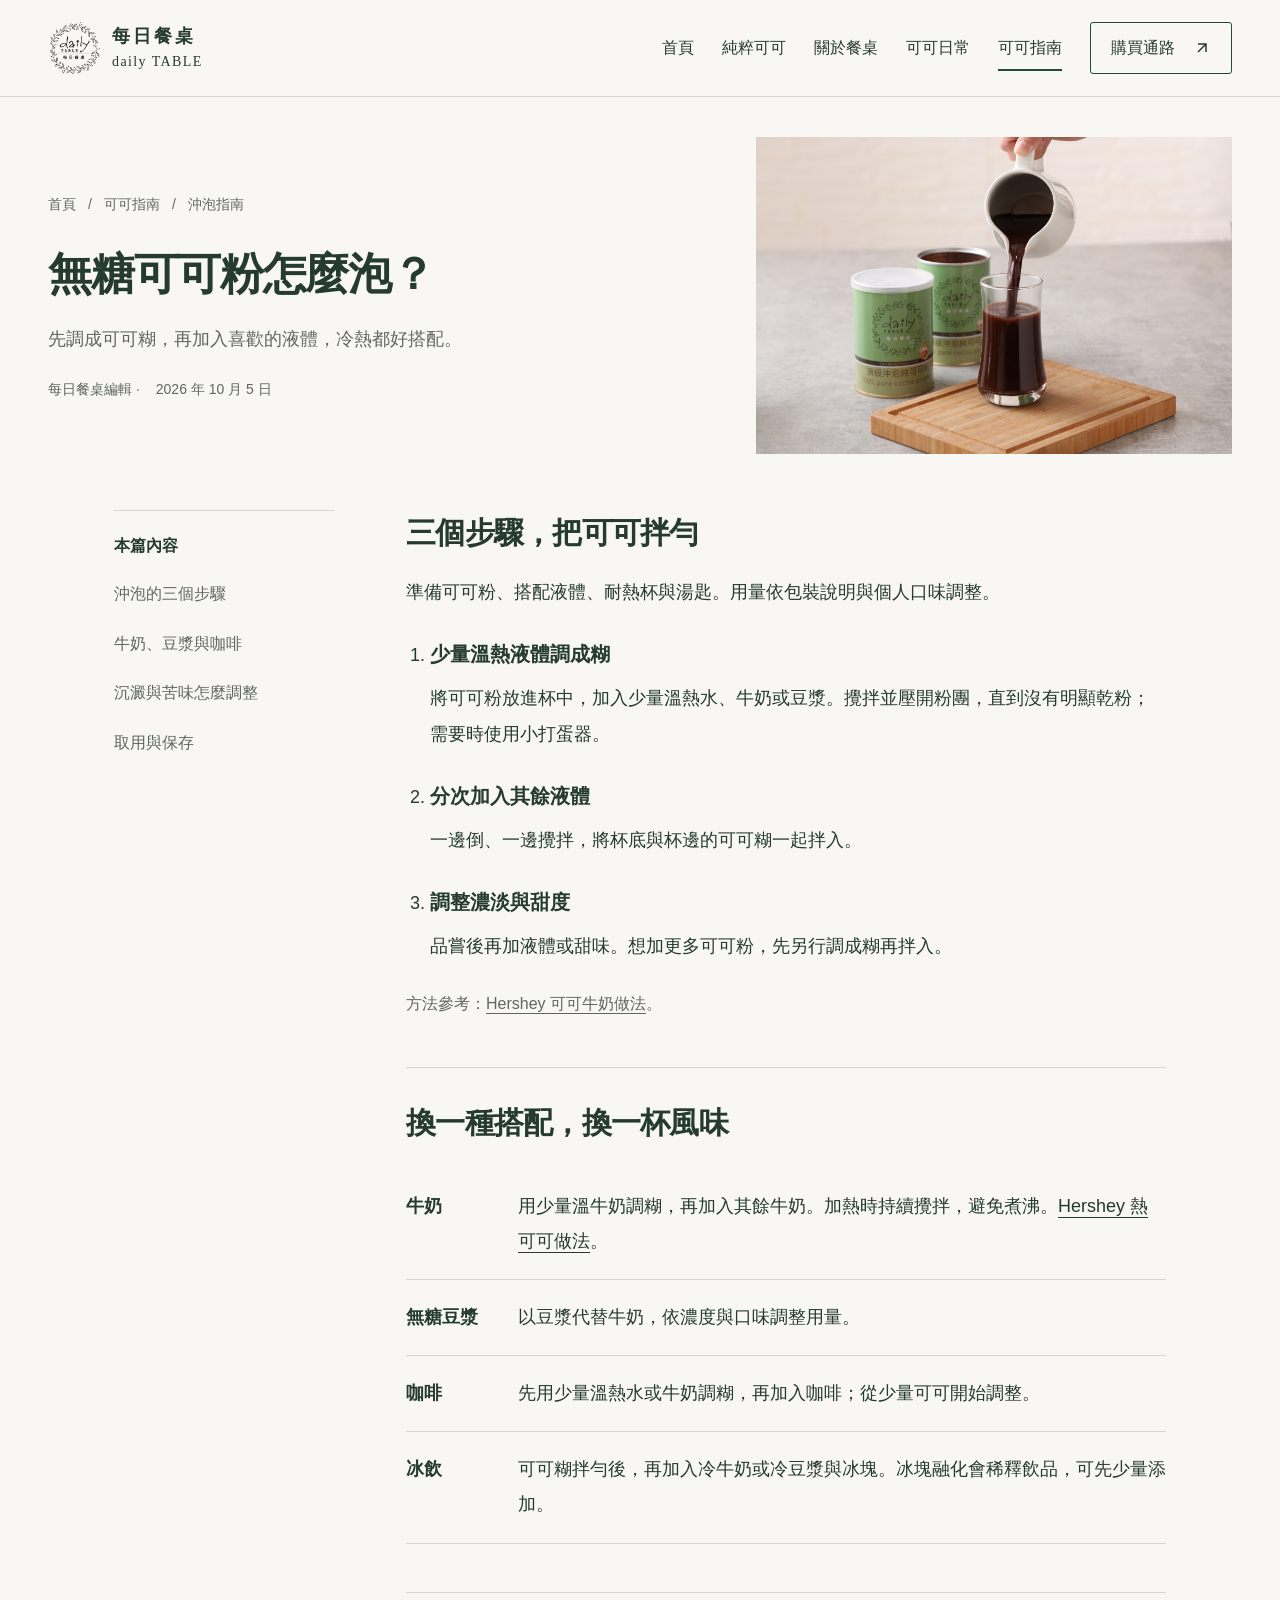
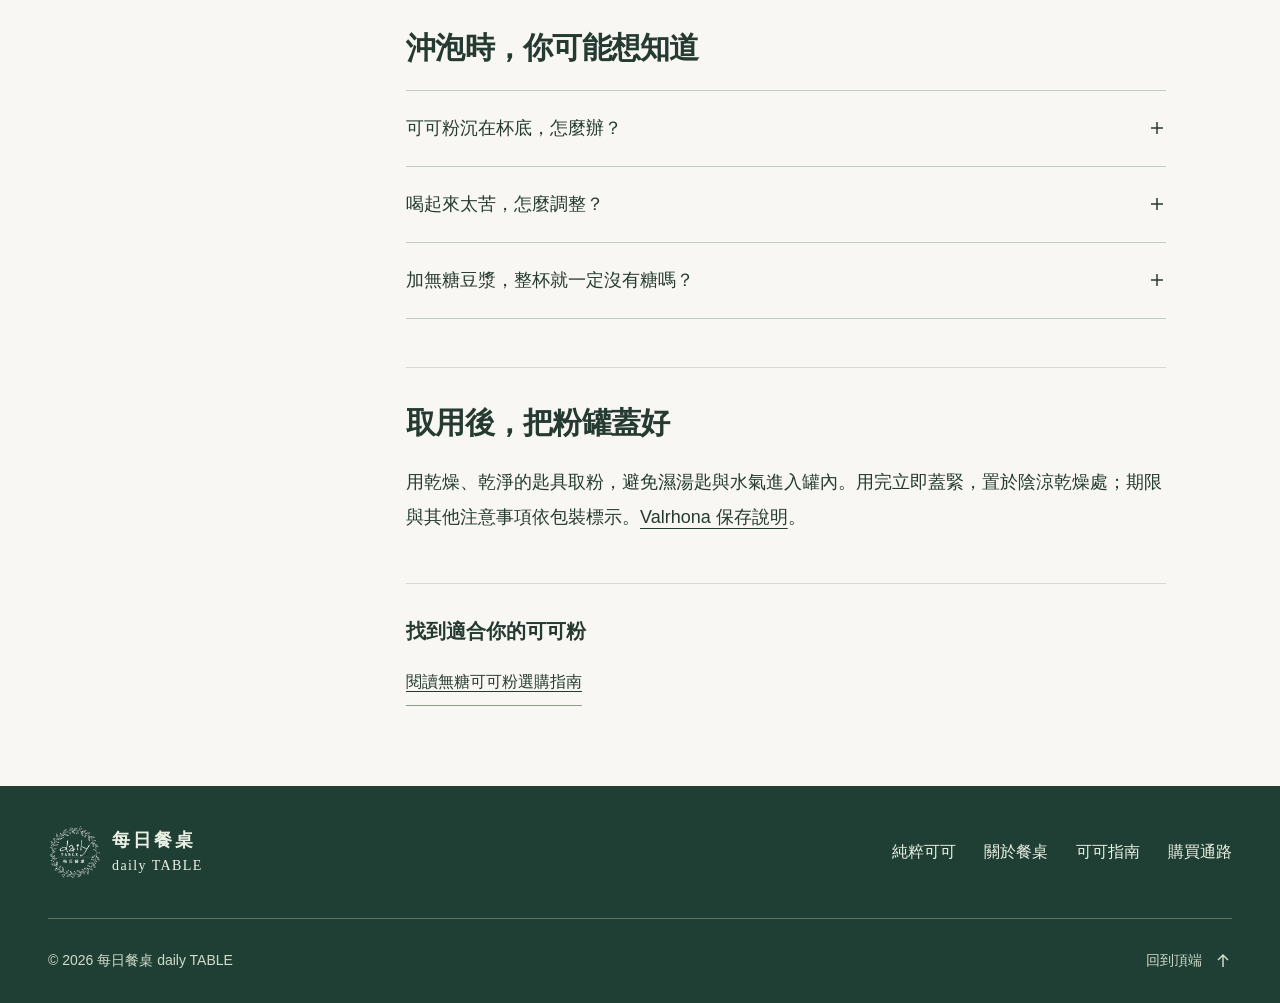
<file: guides/how-to-make-cocoa/index.html>
<!DOCTYPE html>
<html lang="zh-Hant">
<head>
    <meta charset="utf-8">
    <meta name="viewport" content="width=device-width, initial-scale=1">
    <meta name="theme-color" content="#234b3d">
    <meta name="robots" content="index, follow, max-image-preview:large, max-snippet:-1">
    <title>無糖可可粉怎麼泡？牛奶、豆漿、冰可可與結塊解答｜每日餐桌</title>
    <meta name="description" content="可可粉怎麼泡才好拌勻？掌握先以少量溫熱液體調糊、分次加液體的三步做法，了解可可牛奶、無糖豆漿、咖啡與冰飲，處理結塊和濃淡。">
    <link rel="canonical" href="https://mydailytable.com/guides/how-to-make-cocoa/">
    <meta property="og:site_name" content="每日餐桌 daily TABLE">
    <meta property="og:type" content="article">
    <meta property="og:locale" content="zh_TW">
    <meta property="og:title" content="無糖可可粉怎麼泡？牛奶、豆漿、冰可可與結塊解答｜每日餐桌">
    <meta property="og:description" content="可可粉怎麼泡才好拌勻？掌握先以少量溫熱液體調糊、分次加液體的三步做法，了解可可牛奶、無糖豆漿、咖啡與冰飲，處理結塊和濃淡。">
    <meta property="og:url" content="https://mydailytable.com/guides/how-to-make-cocoa/">
    <meta property="og:image" content="https://mydailytable.com/assets/img/web/cocoa-pour.jpg">
    <meta property="og:image:width" content="1800">
    <meta property="og:image:height" content="1200">
    <meta property="og:image:alt" content="每日餐桌無糖純可可粉與可可飲品">
    <meta name="twitter:card" content="summary_large_image">
    <meta name="twitter:title" content="無糖可可粉怎麼泡？牛奶、豆漿、冰可可與結塊解答｜每日餐桌">
    <meta name="twitter:description" content="可可粉怎麼泡才好拌勻？掌握先以少量溫熱液體調糊、分次加液體的三步做法，了解可可牛奶、無糖豆漿、咖啡與冰飲，處理結塊和濃淡。">
    <meta name="twitter:image" content="https://mydailytable.com/assets/img/web/cocoa-pour.jpg">
    <meta name="twitter:image:alt" content="每日餐桌無糖純可可粉與可可飲品">
    <link rel="describedby" href="/llms.txt" type="text/plain" title="每日餐桌品牌與產品資訊摘要">
    <link rel="icon" href="/assets/black.ico" type="image/x-icon">
    <link rel="preload" as="image" href="/assets/img/web/cocoa-pour.jpg">
    <link rel="stylesheet" href="/assets/css/styles.css?v=9734c83182">
    <script src="/assets/js/scripts.js" defer></script>
    <meta property="article:published_time" content="2026-10-05">
    <meta property="article:modified_time" content="2026-10-05">
    <script type="application/ld+json">{
    "@context": "https://schema.org",
    "@graph": [
        {
            "@type": "Organization",
            "@id": "https://mydailytable.com/#organization",
            "name": "每日餐桌",
            "alternateName": "daily TABLE",
            "url": "https://mydailytable.com/",
            "logo": {
                "@type": "ImageObject",
                "url": "https://mydailytable.com/assets/img/web/brand-mark.png",
                "width": 180,
                "height": 179
            }
        },
        {
            "@type": "Brand",
            "@id": "https://mydailytable.com/#brand",
            "name": "每日餐桌 daily TABLE",
            "url": "https://mydailytable.com/"
        },
        {
            "@type": "WebSite",
            "@id": "https://mydailytable.com/#website",
            "url": "https://mydailytable.com/",
            "name": "每日餐桌 daily TABLE",
            "alternateName": [
                "每日餐桌",
                "daily TABLE"
            ],
            "inLanguage": "zh-Hant",
            "publisher": {
                "@id": "https://mydailytable.com/#organization"
            }
        },
        {
            "@type": "WebPage",
            "@id": "https://mydailytable.com/guides/how-to-make-cocoa/#webpage",
            "url": "https://mydailytable.com/guides/how-to-make-cocoa/",
            "name": "無糖可可粉怎麼泡？牛奶、豆漿、冰可可與結塊解答｜每日餐桌",
            "description": "可可粉怎麼泡才好拌勻？掌握先以少量溫熱液體調糊、分次加液體的三步做法，了解可可牛奶、無糖豆漿、咖啡與冰飲，處理結塊和濃淡。",
            "inLanguage": "zh-Hant",
            "dateModified": "2026-10-05",
            "isPartOf": {
                "@id": "https://mydailytable.com/#website"
            },
            "publisher": {
                "@id": "https://mydailytable.com/#organization"
            },
            "mainEntity": {
                "@id": "https://mydailytable.com/guides/how-to-make-cocoa/#article"
            },
            "breadcrumb": {
                "@id": "https://mydailytable.com/guides/how-to-make-cocoa/#breadcrumb"
            },
            "hasPart": {
                "@id": "https://mydailytable.com/guides/how-to-make-cocoa/#faq"
            }
        },
        {
            "@type": "Article",
            "@id": "https://mydailytable.com/guides/how-to-make-cocoa/#article",
            "url": "https://mydailytable.com/guides/how-to-make-cocoa/",
            "headline": "無糖可可粉怎麼泡？",
            "description": "可可粉怎麼泡才好拌勻？掌握先以少量溫熱液體調糊、分次加液體的三步做法，了解可可牛奶、無糖豆漿、咖啡與冰飲，處理結塊和濃淡。",
            "inLanguage": "zh-Hant",
            "datePublished": "2026-10-05",
            "dateModified": "2026-10-05",
            "author": {
                "@type": "Organization",
                "name": "每日餐桌編輯",
                "url": "https://mydailytable.com/about/"
            },
            "publisher": {
                "@id": "https://mydailytable.com/#organization"
            },
            "mainEntityOfPage": {
                "@id": "https://mydailytable.com/guides/how-to-make-cocoa/#webpage"
            },
            "image": {
                "@type": "ImageObject",
                "url": "https://mydailytable.com/assets/img/web/cocoa-pour.jpg",
                "width": 1800,
                "height": 1200
            },
            "citation": [
                "https://www.hersheyland.com/stories/how-to-make-chocolate-milk.html",
                "https://www.hersheyland.com/recipes/hersheys-perfectly-chocolate-hot-cocoa.html",
                "https://www.valrhona.com/en/l-ecole-valrhona/discover-l-ecole-valrhona/chocolate-terminology/cocoa-powder"
            ]
        },
        {
            "@type": "FAQPage",
            "@id": "https://mydailytable.com/guides/how-to-make-cocoa/#faq",
            "inLanguage": "zh-Hant",
            "isPartOf": {
                "@id": "https://mydailytable.com/guides/how-to-make-cocoa/#webpage"
            },
            "mainEntity": [
                {
                    "@type": "Question",
                    "name": "可可粉沉在杯底，怎麼辦？",
                    "acceptedAnswer": {
                        "@type": "Answer",
                        "text": "飲用前再攪拌，讓杯底的粉末重新拌入飲品；喝到後段也可視需要再拌一次。"
                    }
                },
                {
                    "@type": "Question",
                    "name": "喝起來太苦，怎麼調整？",
                    "acceptedAnswer": {
                        "@type": "Answer",
                        "text": "先增加牛奶、豆漿等搭配液體，降低濃度；想更甜，再少量加入糖或其他甜味來源。加更多可可粉不會讓飲品變甜。"
                    }
                },
                {
                    "@type": "Question",
                    "name": "加無糖豆漿，整杯就一定沒有糖嗎？",
                    "acceptedAnswer": {
                        "@type": "Answer",
                        "text": "整杯飲品的糖含量取決於所有原料與用量，請分別核對可可粉、豆漿及其他原料的成分與營養標示。"
                    }
                }
            ]
        },
        {
            "@type": "BreadcrumbList",
            "@id": "https://mydailytable.com/guides/how-to-make-cocoa/#breadcrumb",
            "itemListElement": [
                {
                    "@type": "ListItem",
                    "position": 1,
                    "name": "首頁",
                    "item": "https://mydailytable.com/"
                },
                {
                    "@type": "ListItem",
                    "position": 2,
                    "name": "可可指南",
                    "item": "https://mydailytable.com/guides/"
                },
                {
                    "@type": "ListItem",
                    "position": 3,
                    "name": "無糖可可粉怎麼泡",
                    "item": "https://mydailytable.com/guides/how-to-make-cocoa/"
                }
            ]
        }
    ]
}</script>
</head>
<body id="page-top" class="inner-page guide-page">
<a class="skip-link" href="#main">跳至主要內容</a>
<header class="site-header"><div class="container header-inner"><a class="brand" href="/" aria-label="每日餐桌首頁"><img src="/assets/img/web/brand-mark.png" width="54" height="54" alt="" class="brand-mark"><span class="brand-name">每日餐桌<span lang="en">daily TABLE</span></span></a><button class="menu-toggle" type="button" aria-controls="site-nav" aria-expanded="false" aria-label="開啟導覽選單"><span></span><span></span></button><nav id="site-nav" class="site-nav" aria-label="主要導覽"><a href="/">首頁</a><a href="/products/cocoa/">純粹可可</a><a href="/about/">關於餐桌</a><a href="/rituals/">可可日常</a><a href="/guides/" aria-current="page">可可指南</a><a href="/shop/" class="nav-shop">購買通路 <svg class="arrow-icon" viewBox="0 0 18 18" fill="none" stroke="currentColor" stroke-width="1.5" aria-hidden="true"><path d="M5 13 13 5M5 5h8v8"/></svg></a></nav></div></header>
<main id="main">
<article class="guide-article">
    <div class="article-masthead container">
    <header class="article-header">
        <nav class="breadcrumb" aria-label="麵包屑"><a href="/">首頁</a><span aria-hidden="true">/</span><a href="/guides/">可可指南</a><span aria-hidden="true">/</span><span aria-current="page">沖泡指南</span></nav>
        <h1>無糖可可粉怎麼泡？</h1>
        <p class="article-intro">先調成可可糊，再加入喜歡的液體，冷熱都好搭配。</p>
        <p class="article-meta">每日餐桌編輯 · <time datetime="2026-10-05">2026 年 10 月 5 日</time></p>
    </header>
    <figure class="article-cover"><img src="/assets/img/web/cocoa-pour.jpg" alt="將可可飲品倒入玻璃杯" width="1800" height="1200" fetchpriority="high" decoding="async"></figure>
    </div>
    <div class="article-layout container">
        <aside class="article-toc" aria-label="文章目錄">
            <p>本篇內容</p>
            <ol><li><a href="#three-steps">沖泡的三個步驟</a></li><li><a href="#pairings">牛奶、豆漿與咖啡</a></li><li><a href="#faq">沉澱與苦味怎麼調整</a></li><li><a href="#storage">取用與保存</a></li></ol>
        </aside>
        <div class="article-content">
            <section class="article-section" id="three-steps">
                <h2>三個步驟，把可可拌勻</h2>
                <p>準備可可粉、搭配液體、耐熱杯與湯匙。用量依包裝說明與個人口味調整。</p>
                <ol class="brewing-steps"><li><h3>少量溫熱液體調成糊</h3><p>將可可粉放進杯中，加入少量溫熱水、牛奶或豆漿。攪拌並壓開粉團，直到沒有明顯乾粉；需要時使用小打蛋器。</p></li><li><h3>分次加入其餘液體</h3><p>一邊倒、一邊攪拌，將杯底與杯邊的可可糊一起拌入。</p></li><li><h3>調整濃淡與甜度</h3><p>品嘗後再加液體或甜味。想加更多可可粉，先另行調成糊再拌入。</p></li></ol>
                <p class="article-source">方法參考：<a href="https://www.hersheyland.com/stories/how-to-make-chocolate-milk.html" target="_blank" rel="noopener noreferrer">Hershey 可可牛奶做法</a>。</p>
            </section>
            <section class="article-section" id="pairings">
                <h2>換一種搭配，換一杯風味</h2>
                <dl class="pairing-list"><div id="milk"><dt>牛奶</dt><dd>用少量溫牛奶調糊，再加入其餘牛奶。加熱時持續攪拌，避免煮沸。<a href="https://www.hersheyland.com/recipes/hersheys-perfectly-chocolate-hot-cocoa.html" target="_blank" rel="noopener noreferrer">Hershey 熱可可做法</a>。</dd></div><div id="soy-coffee"><dt>無糖豆漿</dt><dd>以豆漿代替牛奶，依濃度與口味調整用量。</dd></div><div><dt>咖啡</dt><dd>先用少量溫熱水或牛奶調糊，再加入咖啡；從少量可可開始調整。</dd></div><div id="iced"><dt>冰飲</dt><dd>可可糊拌勻後，再加入冷牛奶或冷豆漿與冰塊。冰塊融化會稀釋飲品，可先少量添加。</dd></div></dl>
            </section>
            <section class="article-section" id="faq">
                <h2>沖泡時，你可能想知道</h2>
                <div class="questions"><details><summary>可可粉沉在杯底，怎麼辦？<svg class="plus-icon" viewBox="0 0 18 18" fill="none" stroke="currentColor" stroke-width="1.5" aria-hidden="true"><path d="M3 9h12M9 3v12"/></svg></summary><p>飲用前再攪拌，讓杯底的粉末重新拌入飲品；喝到後段也可視需要再拌一次。</p></details>
<details><summary>喝起來太苦，怎麼調整？<svg class="plus-icon" viewBox="0 0 18 18" fill="none" stroke="currentColor" stroke-width="1.5" aria-hidden="true"><path d="M3 9h12M9 3v12"/></svg></summary><p>先增加牛奶、豆漿等搭配液體，降低濃度；想更甜，再少量加入糖或其他甜味來源。加更多可可粉不會讓飲品變甜。</p></details>
<details><summary>加無糖豆漿，整杯就一定沒有糖嗎？<svg class="plus-icon" viewBox="0 0 18 18" fill="none" stroke="currentColor" stroke-width="1.5" aria-hidden="true"><path d="M3 9h12M9 3v12"/></svg></summary><p>整杯飲品的糖含量取決於所有原料與用量，請分別核對可可粉、豆漿及其他原料的成分與營養標示。</p></details></div>
            </section>
            <section class="article-section" id="storage">
                <h2>取用後，把粉罐蓋好</h2>
                <p>用乾燥、乾淨的匙具取粉，避免濕湯匙與水氣進入罐內。用完立即蓋緊，置於陰涼乾燥處；期限與其他注意事項依包裝標示。<a href="https://www.valrhona.com/en/l-ecole-valrhona/discover-l-ecole-valrhona/chocolate-terminology/cocoa-powder" target="_blank" rel="noopener noreferrer">Valrhona 保存說明</a>。</p>
            </section>
            <aside class="article-related" aria-label="延伸閱讀">
                <h3>找到適合你的可可粉</h3>
                <a class="text-link" href="/guides/unsweetened-cocoa-powder/">閱讀無糖可可粉選購指南</a>
            </aside>
        </div>
    </div>
</article>
</main>
<footer class="site-footer">
    <div class="container footer-main">
        <a class="brand footer-brand" href="/" aria-label="每日餐桌首頁"><img src="/assets/img/web/brand-mark.png" width="52" height="52" alt="" class="brand-mark"><span class="brand-name">每日餐桌<span lang="en">daily TABLE</span></span></a>
        <nav class="footer-navigation" aria-label="頁尾導覽"><a href="/products/cocoa/">純粹可可</a><a href="/about/">關於餐桌</a><a href="/guides/">可可指南</a><a href="/shop/">購買通路</a></nav>
    </div>
    <div class="container footer-bottom"><p>© <span id="copyright-year">2026</span> 每日餐桌 daily TABLE</p><a href="#page-top">回到頂端 <svg class="arrow-icon" viewBox="0 0 18 18" fill="none" stroke="currentColor" stroke-width="1.5" aria-hidden="true"><path d="M9 15V3M4 8l5-5 5 5"/></svg></a></div>
</footer>
</body>
</html>
</file>
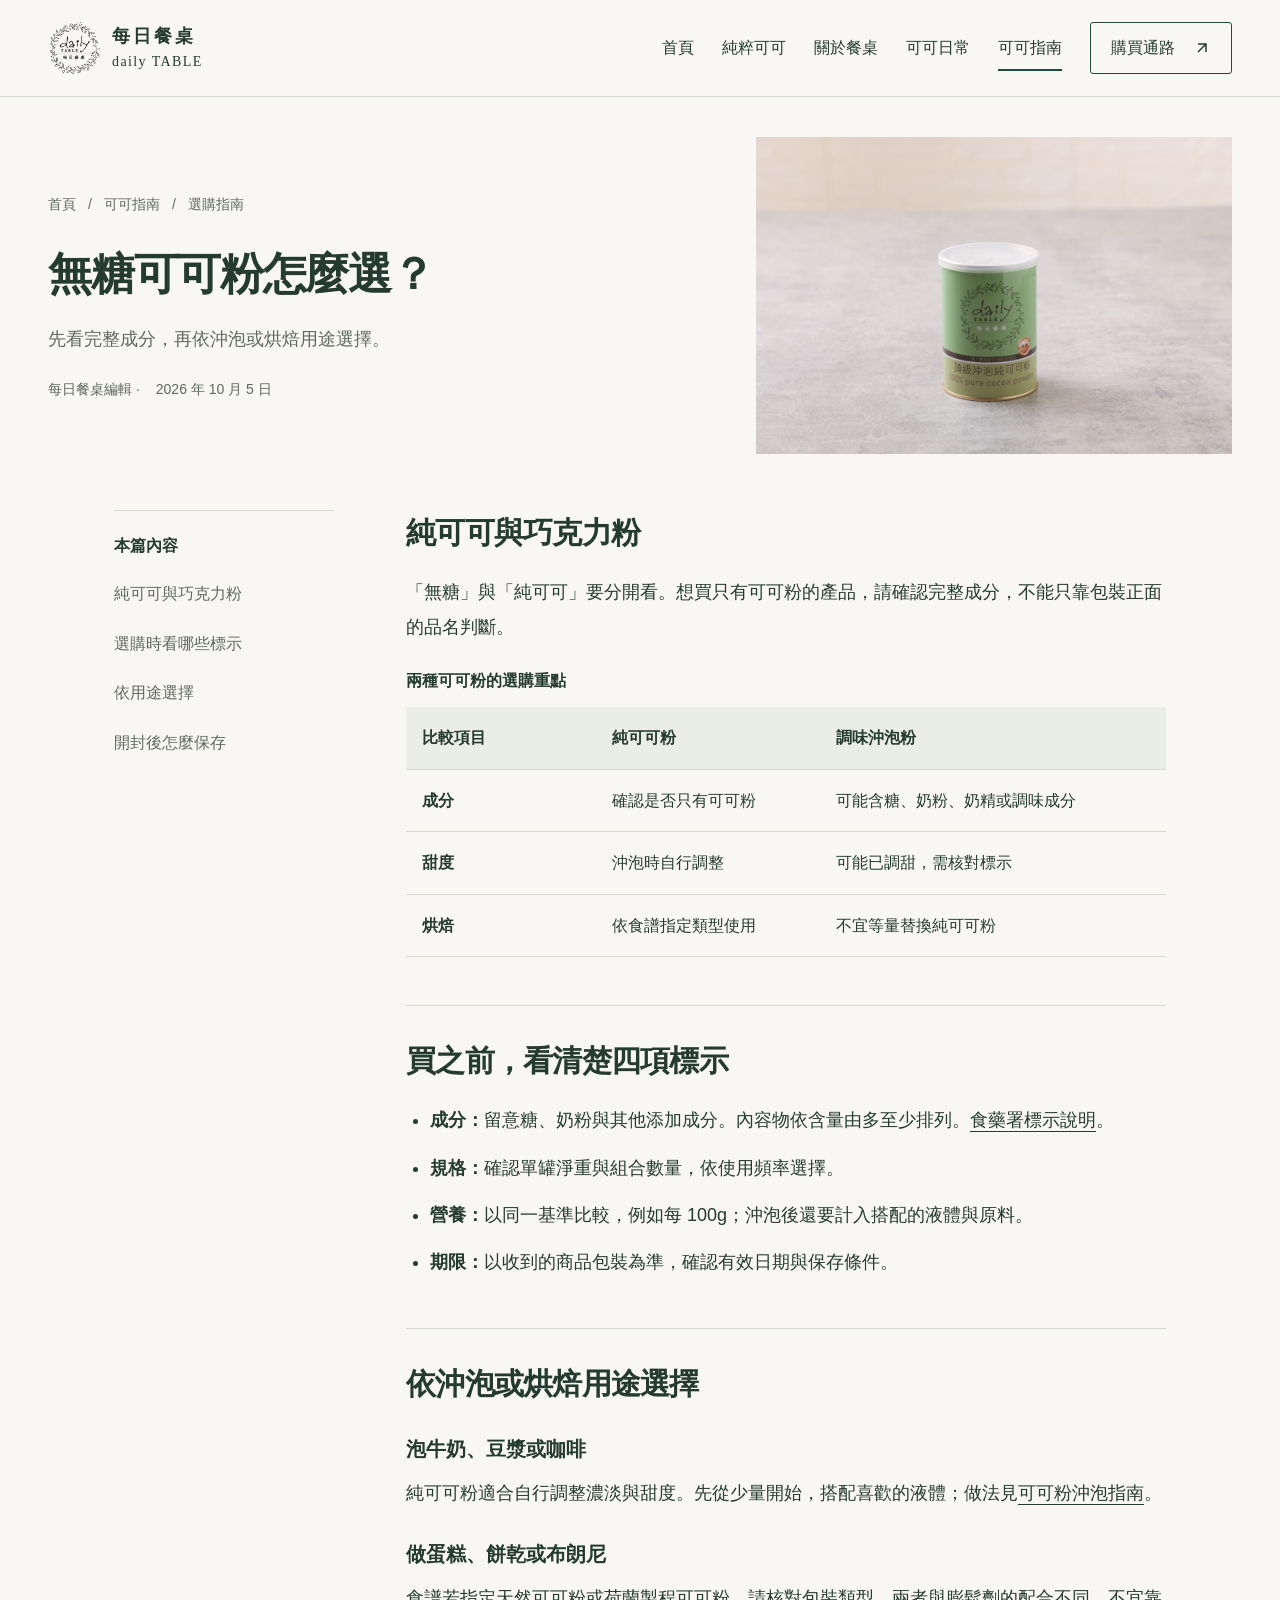
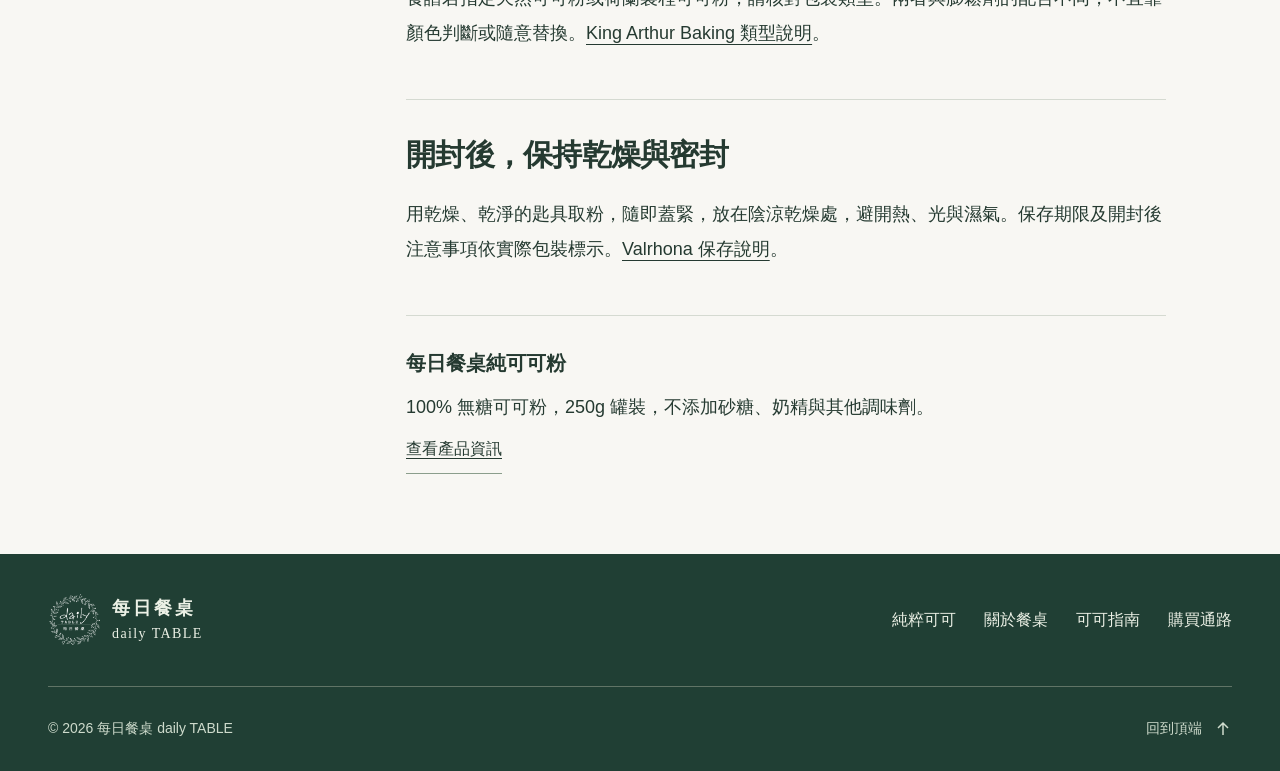
<file: guides/unsweetened-cocoa-powder/index.html>
<!DOCTYPE html>
<html lang="zh-Hant">
<head>
    <meta charset="utf-8">
    <meta name="viewport" content="width=device-width, initial-scale=1">
    <meta name="theme-color" content="#234b3d">
    <meta name="robots" content="index, follow, max-image-preview:large, max-snippet:-1">
    <title>無糖可可粉怎麼選？成分、用途與保存指南｜每日餐桌</title>
    <meta name="description" content="無糖可可粉與純可可粉怎麼選？比較純可可與調味巧克力粉，讀懂成分、營養標示、淨重與保存方式，了解沖泡和烘焙選購重點。">
    <link rel="canonical" href="https://mydailytable.com/guides/unsweetened-cocoa-powder/">
    <meta property="og:site_name" content="每日餐桌 daily TABLE">
    <meta property="og:type" content="article">
    <meta property="og:locale" content="zh_TW">
    <meta property="og:title" content="無糖可可粉怎麼選？成分、用途與保存指南｜每日餐桌">
    <meta property="og:description" content="無糖可可粉與純可可粉怎麼選？比較純可可與調味巧克力粉，讀懂成分、營養標示、淨重與保存方式，了解沖泡和烘焙選購重點。">
    <meta property="og:url" content="https://mydailytable.com/guides/unsweetened-cocoa-powder/">
    <meta property="og:image" content="https://mydailytable.com/assets/img/web/cocoa-tin.jpg">
    <meta property="og:image:width" content="1200">
    <meta property="og:image:height" content="800">
    <meta property="og:image:alt" content="每日餐桌無糖純可可粉與可可飲品">
    <meta name="twitter:card" content="summary_large_image">
    <meta name="twitter:title" content="無糖可可粉怎麼選？成分、用途與保存指南｜每日餐桌">
    <meta name="twitter:description" content="無糖可可粉與純可可粉怎麼選？比較純可可與調味巧克力粉，讀懂成分、營養標示、淨重與保存方式，了解沖泡和烘焙選購重點。">
    <meta name="twitter:image" content="https://mydailytable.com/assets/img/web/cocoa-tin.jpg">
    <meta name="twitter:image:alt" content="每日餐桌無糖純可可粉與可可飲品">
    <link rel="describedby" href="/llms.txt" type="text/plain" title="每日餐桌品牌與產品資訊摘要">
    <link rel="icon" href="/assets/black.ico" type="image/x-icon">
    <link rel="preload" as="image" href="/assets/img/web/cocoa-tin.jpg">
    <link rel="stylesheet" href="/assets/css/styles.css?v=9734c83182">
    <script src="/assets/js/scripts.js" defer></script>
    <meta property="article:published_time" content="2026-10-05">
    <meta property="article:modified_time" content="2026-10-05">
    <script type="application/ld+json">{
    "@context": "https://schema.org",
    "@graph": [
        {
            "@type": "Organization",
            "@id": "https://mydailytable.com/#organization",
            "name": "每日餐桌",
            "alternateName": "daily TABLE",
            "url": "https://mydailytable.com/",
            "logo": {
                "@type": "ImageObject",
                "url": "https://mydailytable.com/assets/img/web/brand-mark.png",
                "width": 180,
                "height": 179
            }
        },
        {
            "@type": "Brand",
            "@id": "https://mydailytable.com/#brand",
            "name": "每日餐桌 daily TABLE",
            "url": "https://mydailytable.com/"
        },
        {
            "@type": "WebSite",
            "@id": "https://mydailytable.com/#website",
            "url": "https://mydailytable.com/",
            "name": "每日餐桌 daily TABLE",
            "alternateName": [
                "每日餐桌",
                "daily TABLE"
            ],
            "inLanguage": "zh-Hant",
            "publisher": {
                "@id": "https://mydailytable.com/#organization"
            }
        },
        {
            "@type": "WebPage",
            "@id": "https://mydailytable.com/guides/unsweetened-cocoa-powder/#webpage",
            "url": "https://mydailytable.com/guides/unsweetened-cocoa-powder/",
            "name": "無糖可可粉怎麼選？成分、用途與保存指南｜每日餐桌",
            "description": "無糖可可粉與純可可粉怎麼選？比較純可可與調味巧克力粉，讀懂成分、營養標示、淨重與保存方式，了解沖泡和烘焙選購重點。",
            "inLanguage": "zh-Hant",
            "dateModified": "2026-10-05",
            "isPartOf": {
                "@id": "https://mydailytable.com/#website"
            },
            "publisher": {
                "@id": "https://mydailytable.com/#organization"
            },
            "mainEntity": {
                "@id": "https://mydailytable.com/guides/unsweetened-cocoa-powder/#article"
            },
            "breadcrumb": {
                "@id": "https://mydailytable.com/guides/unsweetened-cocoa-powder/#breadcrumb"
            }
        },
        {
            "@type": "Article",
            "@id": "https://mydailytable.com/guides/unsweetened-cocoa-powder/#article",
            "url": "https://mydailytable.com/guides/unsweetened-cocoa-powder/",
            "headline": "無糖可可粉怎麼選？",
            "description": "無糖可可粉與純可可粉怎麼選？比較純可可與調味巧克力粉，讀懂成分、營養標示、淨重與保存方式，了解沖泡和烘焙選購重點。",
            "inLanguage": "zh-Hant",
            "datePublished": "2026-10-05",
            "dateModified": "2026-10-05",
            "author": {
                "@type": "Organization",
                "name": "每日餐桌編輯",
                "url": "https://mydailytable.com/about/"
            },
            "publisher": {
                "@id": "https://mydailytable.com/#organization"
            },
            "mainEntityOfPage": {
                "@id": "https://mydailytable.com/guides/unsweetened-cocoa-powder/#webpage"
            },
            "image": {
                "@type": "ImageObject",
                "url": "https://mydailytable.com/assets/img/web/cocoa-tin.jpg",
                "width": 1200,
                "height": 800
            },
            "citation": [
                "https://www.fda.gov.tw/TC/newsContent.aspx?cid=4&id=12107",
                "https://www.kingarthurbaking.com/blog/2020/07/15/dutch-process-vs-natural-cocoa",
                "https://www.valrhona.com/en/l-ecole-valrhona/discover-l-ecole-valrhona/chocolate-terminology/cocoa-powder"
            ]
        },
        {
            "@type": "BreadcrumbList",
            "@id": "https://mydailytable.com/guides/unsweetened-cocoa-powder/#breadcrumb",
            "itemListElement": [
                {
                    "@type": "ListItem",
                    "position": 1,
                    "name": "首頁",
                    "item": "https://mydailytable.com/"
                },
                {
                    "@type": "ListItem",
                    "position": 2,
                    "name": "可可指南",
                    "item": "https://mydailytable.com/guides/"
                },
                {
                    "@type": "ListItem",
                    "position": 3,
                    "name": "無糖可可粉怎麼選",
                    "item": "https://mydailytable.com/guides/unsweetened-cocoa-powder/"
                }
            ]
        }
    ]
}</script>
</head>
<body id="page-top" class="inner-page guide-page">
<a class="skip-link" href="#main">跳至主要內容</a>
<header class="site-header"><div class="container header-inner"><a class="brand" href="/" aria-label="每日餐桌首頁"><img src="/assets/img/web/brand-mark.png" width="54" height="54" alt="" class="brand-mark"><span class="brand-name">每日餐桌<span lang="en">daily TABLE</span></span></a><button class="menu-toggle" type="button" aria-controls="site-nav" aria-expanded="false" aria-label="開啟導覽選單"><span></span><span></span></button><nav id="site-nav" class="site-nav" aria-label="主要導覽"><a href="/">首頁</a><a href="/products/cocoa/">純粹可可</a><a href="/about/">關於餐桌</a><a href="/rituals/">可可日常</a><a href="/guides/" aria-current="page">可可指南</a><a href="/shop/" class="nav-shop">購買通路 <svg class="arrow-icon" viewBox="0 0 18 18" fill="none" stroke="currentColor" stroke-width="1.5" aria-hidden="true"><path d="M5 13 13 5M5 5h8v8"/></svg></a></nav></div></header>
<main id="main">
<article class="guide-article">
    <div class="article-masthead container">
    <header class="article-header">
        <nav class="breadcrumb" aria-label="麵包屑"><a href="/">首頁</a><span aria-hidden="true">/</span><a href="/guides/">可可指南</a><span aria-hidden="true">/</span><span aria-current="page">選購指南</span></nav>
        <h1>無糖可可粉怎麼選？</h1>
        <p class="article-intro">先看完整成分，再依沖泡或烘焙用途選擇。</p>
        <p class="article-meta">每日餐桌編輯 · <time datetime="2026-10-05">2026 年 10 月 5 日</time></p>
    </header>
    <figure class="article-cover"><img src="/assets/img/web/cocoa-tin.jpg" alt="每日餐桌 250g 罐裝無糖純可可粉" width="1200" height="800" fetchpriority="high" decoding="async"></figure>
    </div>
    <div class="article-layout container">
        <aside class="article-toc" aria-label="文章目錄">
            <p>本篇內容</p>
            <ol><li><a href="#meaning">純可可與巧克力粉</a></li><li><a href="#labels">選購時看哪些標示</a></li><li><a href="#uses">依用途選擇</a></li><li><a href="#storage">開封後怎麼保存</a></li></ol>
        </aside>
        <div class="article-content">
            <section class="article-section" id="meaning">
                <h2>純可可與巧克力粉</h2>
                <p>「無糖」與「純可可」要分開看。想買只有可可粉的產品，請確認完整成分，不能只靠包裝正面的品名判斷。</p>
                <div id="comparison" class="guide-comparison table-scroll" role="region" aria-label="可可粉種類比較表" tabindex="0"><table><caption>兩種可可粉的選購重點</caption><thead><tr><th scope="col">比較項目</th><th scope="col">純可可粉</th><th scope="col">調味沖泡粉</th></tr></thead><tbody><tr><th scope="row">成分</th><td>確認是否只有可可粉</td><td>可能含糖、奶粉、奶精或調味成分</td></tr><tr><th scope="row">甜度</th><td>沖泡時自行調整</td><td>可能已調甜，需核對標示</td></tr><tr><th scope="row">烘焙</th><td>依食譜指定類型使用</td><td>不宜等量替換純可可粉</td></tr></tbody></table></div>
            </section>
            <section class="article-section" id="labels">
                <h2>買之前，看清楚四項標示</h2>
                <ul><li><strong>成分：</strong>留意糖、奶粉與其他添加成分。內容物依含量由多至少排列。<a href="https://www.fda.gov.tw/TC/newsContent.aspx?cid=4&amp;id=12107" target="_blank" rel="noopener noreferrer">食藥署標示說明</a>。</li><li><strong>規格：</strong>確認單罐淨重與組合數量，依使用頻率選擇。</li><li><strong>營養：</strong>以同一基準比較，例如每 100g；沖泡後還要計入搭配的液體與原料。</li><li><strong>期限：</strong>以收到的商品包裝為準，確認有效日期與保存條件。</li></ul>
            </section>
            <section class="article-section" id="uses">
                <h2>依沖泡或烘焙用途選擇</h2>
                <h3>泡牛奶、豆漿或咖啡</h3>
                <p>純可可粉適合自行調整濃淡與甜度。先從少量開始，搭配喜歡的液體；做法見<a href="/guides/how-to-make-cocoa/">可可粉沖泡指南</a>。</p>
                <h3>做蛋糕、餅乾或布朗尼</h3>
                <p>食譜若指定天然可可粉或荷蘭製程可可粉，請核對包裝類型。兩者與膨鬆劑的配合不同，不宜靠顏色判斷或隨意替換。<a href="https://www.kingarthurbaking.com/blog/2020/07/15/dutch-process-vs-natural-cocoa" target="_blank" rel="noopener noreferrer">King Arthur Baking 類型說明</a>。</p>
            </section>
            <section class="article-section" id="storage">
                <h2>開封後，保持乾燥與密封</h2>
                <p>用乾燥、乾淨的匙具取粉，隨即蓋緊，放在陰涼乾燥處，避開熱、光與濕氣。保存期限及開封後注意事項依實際包裝標示。<a href="https://www.valrhona.com/en/l-ecole-valrhona/discover-l-ecole-valrhona/chocolate-terminology/cocoa-powder" target="_blank" rel="noopener noreferrer">Valrhona 保存說明</a>。</p>
            </section>
            <aside class="article-related" aria-label="相關產品">
                <h3>每日餐桌純可可粉</h3>
                <p>100% 無糖可可粉，250g 罐裝，不添加砂糖、奶精與其他調味劑。</p>
                <a class="text-link" href="/products/cocoa/">查看產品資訊</a>
            </aside>
        </div>
    </div>
</article>
</main>
<footer class="site-footer">
    <div class="container footer-main">
        <a class="brand footer-brand" href="/" aria-label="每日餐桌首頁"><img src="/assets/img/web/brand-mark.png" width="52" height="52" alt="" class="brand-mark"><span class="brand-name">每日餐桌<span lang="en">daily TABLE</span></span></a>
        <nav class="footer-navigation" aria-label="頁尾導覽"><a href="/products/cocoa/">純粹可可</a><a href="/about/">關於餐桌</a><a href="/guides/">可可指南</a><a href="/shop/">購買通路</a></nav>
    </div>
    <div class="container footer-bottom"><p>© <span id="copyright-year">2026</span> 每日餐桌 daily TABLE</p><a href="#page-top">回到頂端 <svg class="arrow-icon" viewBox="0 0 18 18" fill="none" stroke="currentColor" stroke-width="1.5" aria-hidden="true"><path d="M9 15V3M4 8l5-5 5 5"/></svg></a></div>
</footer>
</body>
</html>
</file>
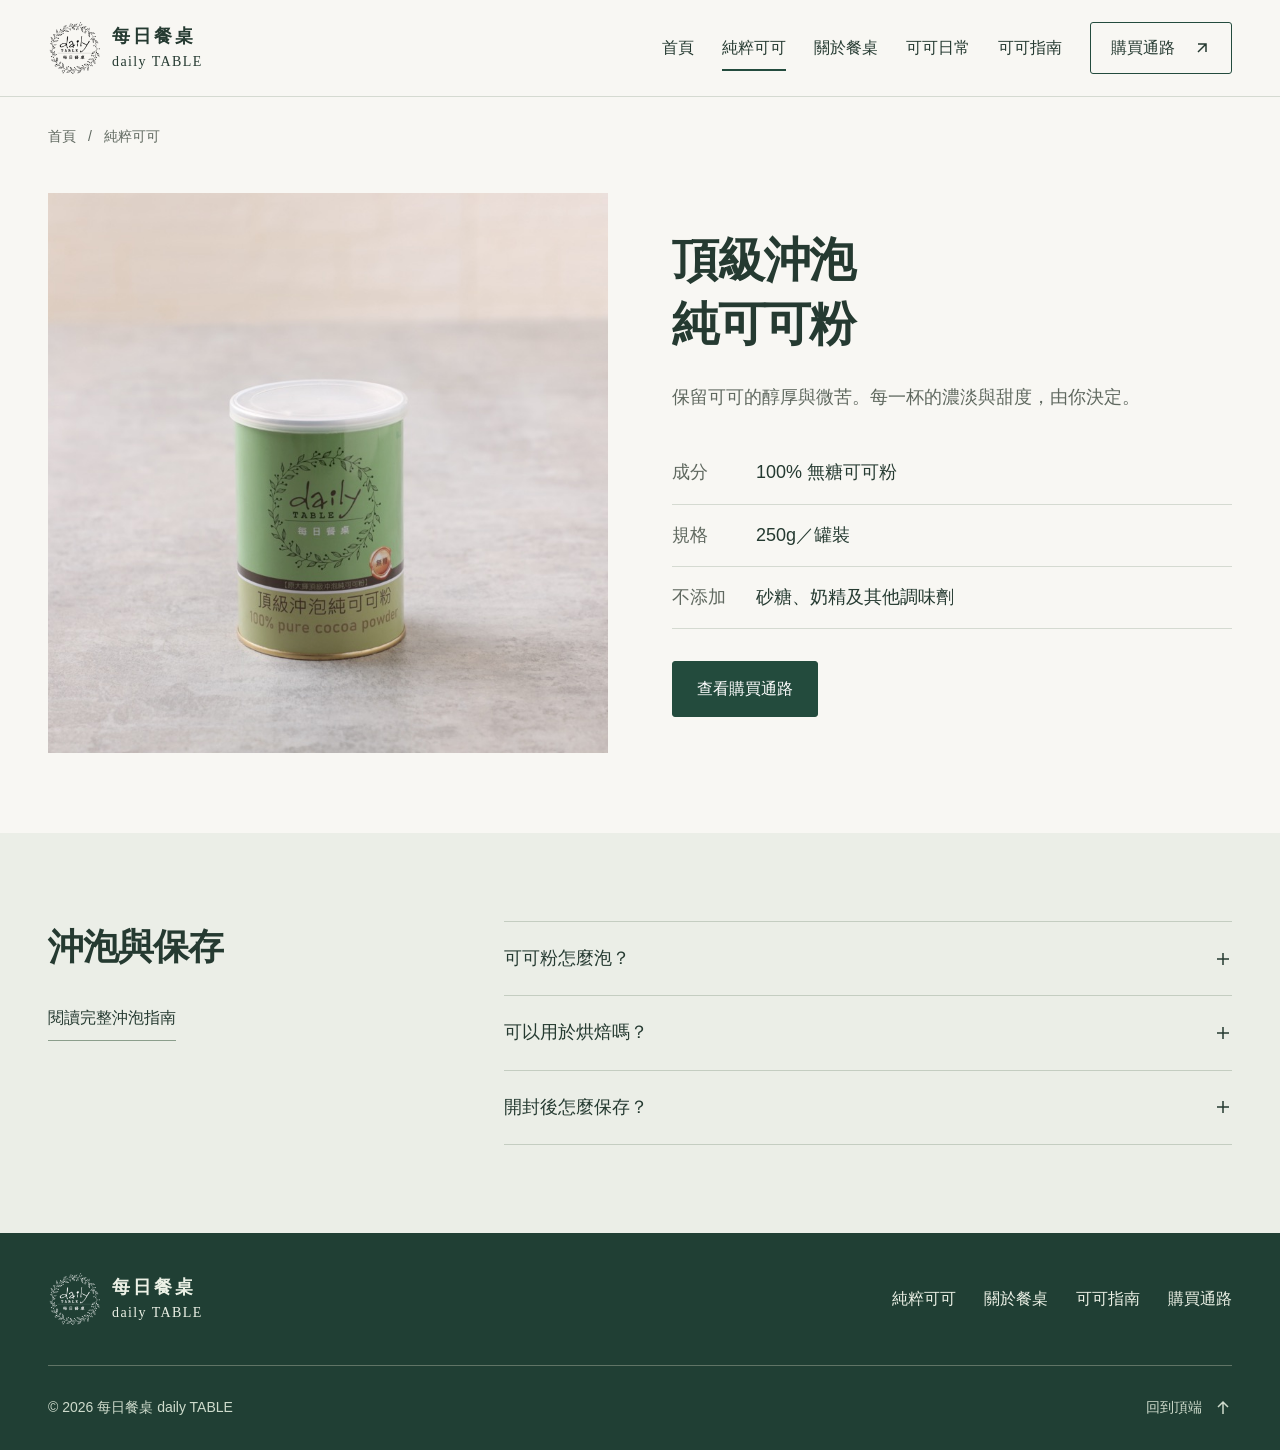
<file: products/cocoa/index.html>
<!DOCTYPE html>
<html lang="zh-Hant">
<head>
    <meta charset="utf-8">
    <meta name="viewport" content="width=device-width, initial-scale=1">
    <meta name="theme-color" content="#234b3d">
    <meta name="robots" content="index, follow, max-image-preview:large, max-snippet:-1">
    <title>無糖可可粉 250g｜100% 純可可粉｜每日餐桌 daily TABLE</title>
    <meta name="description" content="每日餐桌頂級沖泡純可可粉，100% 無糖可可粉、250g 罐裝，不添加砂糖、奶精及其他調味劑。查看成分規格、沖泡搭配、保存方式與常見問題。">
    <link rel="canonical" href="https://mydailytable.com/products/cocoa/">
    <meta property="og:site_name" content="每日餐桌 daily TABLE">
    <meta property="og:type" content="website">
    <meta property="og:locale" content="zh_TW">
    <meta property="og:title" content="無糖可可粉 250g｜100% 純可可粉｜每日餐桌 daily TABLE">
    <meta property="og:description" content="每日餐桌頂級沖泡純可可粉，100% 無糖可可粉、250g 罐裝，不添加砂糖、奶精及其他調味劑。查看成分規格、沖泡搭配、保存方式與常見問題。">
    <meta property="og:url" content="https://mydailytable.com/products/cocoa/">
    <meta property="og:image" content="https://mydailytable.com/assets/img/web/cocoa-tin.jpg">
    <meta property="og:image:width" content="1200">
    <meta property="og:image:height" content="800">
    <meta property="og:image:alt" content="每日餐桌頂級沖泡純可可粉與日常可可飲">
    <meta name="twitter:card" content="summary_large_image">
    <meta name="twitter:title" content="無糖可可粉 250g｜100% 純可可粉｜每日餐桌 daily TABLE">
    <meta name="twitter:description" content="每日餐桌頂級沖泡純可可粉，100% 無糖可可粉、250g 罐裝，不添加砂糖、奶精及其他調味劑。查看成分規格、沖泡搭配、保存方式與常見問題。">
    <meta name="twitter:image" content="https://mydailytable.com/assets/img/web/cocoa-tin.jpg">
    <meta name="twitter:image:alt" content="每日餐桌頂級沖泡純可可粉與日常可可飲">
    <link rel="describedby" href="/llms.txt" type="text/plain" title="每日餐桌品牌與產品資訊摘要">
    <link rel="icon" href="/assets/black.ico" type="image/x-icon">
    <link rel="preload" as="image" href="/assets/img/web/cocoa-tin.jpg">
    <link rel="stylesheet" href="/assets/css/styles.css?v=9734c83182">
    <script src="/assets/js/scripts.js" defer></script>
    <script type="application/ld+json">{
    "@context": "https://schema.org",
    "@graph": [
        {
            "@type": "Organization",
            "@id": "https://mydailytable.com/#organization",
            "name": "每日餐桌",
            "alternateName": "daily TABLE",
            "url": "https://mydailytable.com/",
            "logo": {
                "@type": "ImageObject",
                "url": "https://mydailytable.com/assets/img/web/brand-mark.png",
                "width": 180,
                "height": 179
            }
        },
        {
            "@type": "Brand",
            "@id": "https://mydailytable.com/#brand",
            "name": "每日餐桌 daily TABLE",
            "url": "https://mydailytable.com/"
        },
        {
            "@type": "WebSite",
            "@id": "https://mydailytable.com/#website",
            "url": "https://mydailytable.com/",
            "name": "每日餐桌 daily TABLE",
            "alternateName": [
                "每日餐桌",
                "daily TABLE"
            ],
            "inLanguage": "zh-Hant",
            "publisher": {
                "@id": "https://mydailytable.com/#organization"
            }
        },
        {
            "@type": "WebPage",
            "@id": "https://mydailytable.com/products/cocoa/#webpage",
            "url": "https://mydailytable.com/products/cocoa/",
            "name": "無糖可可粉 250g｜100% 純可可粉｜每日餐桌 daily TABLE",
            "description": "每日餐桌頂級沖泡純可可粉，100% 無糖可可粉、250g 罐裝，不添加砂糖、奶精及其他調味劑。查看成分規格、沖泡搭配、保存方式與常見問題。",
            "inLanguage": "zh-Hant",
            "dateModified": "2026-10-05",
            "isPartOf": {
                "@id": "https://mydailytable.com/#website"
            },
            "publisher": {
                "@id": "https://mydailytable.com/#organization"
            },
            "primaryImageOfPage": {
                "@type": "ImageObject",
                "url": "https://mydailytable.com/assets/img/web/cocoa-tin.jpg"
            },
            "mainEntity": {
                "@id": "https://mydailytable.com/products/cocoa/#product"
            },
            "hasPart": {
                "@id": "https://mydailytable.com/products/cocoa/#faq"
            },
            "breadcrumb": {
                "@id": "https://mydailytable.com/products/cocoa/#breadcrumb"
            }
        },
        {
            "@type": "Product",
            "@id": "https://mydailytable.com/products/cocoa/#product",
            "url": "https://mydailytable.com/products/cocoa/",
            "name": "每日餐桌頂級沖泡純可可粉",
            "alternateName": "daily TABLE 無糖純可可粉 250g",
            "description": "每日餐桌頂級沖泡純可可粉，成分為 100% 無糖可可粉，250g 罐裝。不添加砂糖、奶精及其他調味劑，風味醇厚微苦。",
            "image": [
                "https://mydailytable.com/assets/img/web/cocoa-tin.jpg",
                "https://mydailytable.com/assets/img/web/cocoa-table.jpg"
            ],
            "brand": {
                "@id": "https://mydailytable.com/#brand"
            },
            "category": "無糖純可可粉",
            "size": "250g 罐裝",
            "weight": {
                "@type": "QuantitativeValue",
                "value": 250,
                "unitCode": "GRM"
            },
            "additionalProperty": [
                {
                    "@type": "PropertyValue",
                    "name": "成分",
                    "value": "100% 無糖可可粉"
                },
                {
                    "@type": "PropertyValue",
                    "name": "不添加",
                    "value": "砂糖、奶精及其他調味劑"
                }
            ],
            "mainEntityOfPage": {
                "@id": "https://mydailytable.com/products/cocoa/#webpage"
            },
            "subjectOf": {
                "@id": "https://mydailytable.com/products/cocoa/#faq"
            }
        },
        {
            "@type": "FAQPage",
            "@id": "https://mydailytable.com/products/cocoa/#faq",
            "url": "https://mydailytable.com/products/cocoa/#faq",
            "name": "每日餐桌純可可粉沖泡與保存",
            "inLanguage": "zh-Hant",
            "isPartOf": {
                "@id": "https://mydailytable.com/products/cocoa/#webpage"
            },
            "about": {
                "@id": "https://mydailytable.com/products/cocoa/#product"
            },
            "mainEntity": [
                {
                    "@type": "Question",
                    "name": "可可粉怎麼泡？",
                    "acceptedAnswer": {
                        "@type": "Answer",
                        "text": "先用少量溫熱液體將可可粉拌成均勻的糊狀，再加入牛奶、豆漿或咖啡，邊加入邊攪拌。濃淡與甜度可依喜好調整。"
                    }
                },
                {
                    "@type": "Question",
                    "name": "可以用於烘焙嗎？",
                    "acceptedAnswer": {
                        "@type": "Answer",
                        "text": "可以用於蛋糕、餅乾等日常烘焙。請選用無糖可可粉的食譜，依配方的用量與步驟製作。"
                    }
                },
                {
                    "@type": "Question",
                    "name": "開封後怎麼保存？",
                    "acceptedAnswer": {
                        "@type": "Answer",
                        "text": "使用乾燥的湯匙取粉，每次用完蓋緊罐蓋，放在陰涼乾燥處，避免潮濕與高溫。保存期限請依商品包裝標示。"
                    }
                }
            ]
        },
        {
            "@type": "BreadcrumbList",
            "@id": "https://mydailytable.com/products/cocoa/#breadcrumb",
            "itemListElement": [
                {
                    "@type": "ListItem",
                    "position": 1,
                    "name": "首頁",
                    "item": "https://mydailytable.com/"
                },
                {
                    "@type": "ListItem",
                    "position": 2,
                    "name": "純粹可可",
                    "item": "https://mydailytable.com/products/cocoa/"
                }
            ]
        }
    ]
}</script>
</head>
<body id="page-top" class="inner-page">
<a class="skip-link" href="#main">跳至主要內容</a>
<header class="site-header"><div class="container header-inner"><a class="brand" href="/" aria-label="每日餐桌首頁"><img src="/assets/img/web/brand-mark.png" width="54" height="54" alt="" class="brand-mark"><span class="brand-name">每日餐桌<span lang="en">daily TABLE</span></span></a><button class="menu-toggle" type="button" aria-controls="site-nav" aria-expanded="false" aria-label="開啟導覽選單"><span></span><span></span></button><nav id="site-nav" class="site-nav" aria-label="主要導覽"><a href="/">首頁</a><a href="/products/cocoa/" aria-current="page">純粹可可</a><a href="/about/">關於餐桌</a><a href="/rituals/">可可日常</a><a href="/guides/">可可指南</a><a href="/shop/" class="nav-shop">購買通路 <svg class="arrow-icon" viewBox="0 0 18 18" fill="none" stroke="currentColor" stroke-width="1.5" aria-hidden="true"><path d="M5 13 13 5M5 5h8v8"/></svg></a></nav></div></header>
    <main id="main">
    <nav class="container breadcrumb" aria-label="麵包屑導覽"><a href="/">首頁</a><span aria-hidden="true">/</span><span aria-current="page">純粹可可</span></nav>
    <section class="container product-hero" aria-labelledby="product-heading">
        <figure class="product-hero-image">
            <img src="/assets/img/web/cocoa-tin.jpg" width="1200" height="800" alt="每日餐桌頂級沖泡純可可粉 250g 綠色罐裝" fetchpriority="high" decoding="async">
        </figure>
        <div class="product-hero-copy">
            <h1 id="product-heading">頂級沖泡<br>純可可粉</h1>
            <p class="body-copy">保留可可的醇厚與微苦。每一杯的濃淡與甜度，由你決定。</p>
            <dl id="product-details" class="product-details">
                <div><dt>成分</dt><dd>100% 無糖可可粉</dd></div>
                <div><dt>規格</dt><dd>250g／罐裝</dd></div>
                <div><dt>不添加</dt><dd>砂糖、奶精及其他調味劑</dd></div>
            </dl>
            <div class="hero-actions">
                <a class="button button-dark" href="/shop/">查看購買通路</a>
            </div>
        </div>
    </section>

    <section id="faq" class="section questions-section" aria-labelledby="questions-heading">
        <div class="container questions-layout">
            <div>
                <h2 id="questions-heading">沖泡與保存</h2>
                <a class="text-link" href="/guides/how-to-make-cocoa/">閱讀完整沖泡指南</a>
            </div>
            <div class="questions">
                    <details><summary>可可粉怎麼泡？<svg class="plus-icon" viewBox="0 0 18 18" fill="none" stroke="currentColor" stroke-width="1.5" aria-hidden="true"><path d="M3 9h12M9 3v12"/></svg></summary><p>先用少量溫熱液體將可可粉拌成均勻的糊狀，再加入牛奶、豆漿或咖啡，邊加入邊攪拌。濃淡與甜度可依喜好調整。</p></details>
                    <details><summary>可以用於烘焙嗎？<svg class="plus-icon" viewBox="0 0 18 18" fill="none" stroke="currentColor" stroke-width="1.5" aria-hidden="true"><path d="M3 9h12M9 3v12"/></svg></summary><p>可以用於蛋糕、餅乾等日常烘焙。請選用無糖可可粉的食譜，依配方的用量與步驟製作。</p></details>
                    <details><summary>開封後怎麼保存？<svg class="plus-icon" viewBox="0 0 18 18" fill="none" stroke="currentColor" stroke-width="1.5" aria-hidden="true"><path d="M3 9h12M9 3v12"/></svg></summary><p>使用乾燥的湯匙取粉，每次用完蓋緊罐蓋，放在陰涼乾燥處，避免潮濕與高溫。保存期限請依商品包裝標示。</p></details>
            </div>
        </div>
    </section>
</main>

<footer class="site-footer">
    <div class="container footer-main">
        <a class="brand footer-brand" href="/" aria-label="每日餐桌首頁"><img src="/assets/img/web/brand-mark.png" width="52" height="52" alt="" class="brand-mark"><span class="brand-name">每日餐桌<span lang="en">daily TABLE</span></span></a>
        <nav class="footer-navigation" aria-label="頁尾導覽"><a href="/products/cocoa/">純粹可可</a><a href="/about/">關於餐桌</a><a href="/guides/">可可指南</a><a href="/shop/">購買通路</a></nav>
    </div>
    <div class="container footer-bottom"><p>© <span id="copyright-year">2026</span> 每日餐桌 daily TABLE</p><a href="#page-top">回到頂端 <svg class="arrow-icon" viewBox="0 0 18 18" fill="none" stroke="currentColor" stroke-width="1.5" aria-hidden="true"><path d="M9 15V3M4 8l5-5 5 5"/></svg></a></div>
</footer>
</body>
</html>
</file>
<file: assets/css/styles.css>
:root {
    --paper: #f8f7f3;
    --white: #fff;
    --ink: #253a31;
    --green: #234b3d;
    --muted: #5f685f;
    --line: #d5dad1;
    --sage: #ebeee7;
    --serif: "Noto Serif TC", "Songti TC", "PMingLiU", serif;
    --sans: -apple-system, BlinkMacSystemFont, "Segoe UI", "Noto Sans TC", "Microsoft JhengHei", sans-serif;
    --type-body: 1.125rem;
    --type-secondary: 1rem;
    --type-meta: .875rem;
    --space-section: 88px;
    --space-column: 64px;
}
*, *::before, *::after { box-sizing: border-box; }
html { scroll-behavior: smooth; scroll-padding-top: 112px; scrollbar-color: #899989 var(--paper); }
body { margin: 0; color: var(--ink); background: var(--paper); font-family: var(--sans); font-size: var(--type-body); line-height: 1.85; -webkit-font-smoothing: antialiased; }
a { color: inherit; text-decoration: none; text-underline-offset: .25em; }
button { font: inherit; }
img { display: block; max-width: 100%; height: auto; }
figure, p, h1, h2, h3 { margin: 0; }
::selection { background: var(--green); color: var(--white); }
:focus-visible { outline: 2px solid var(--green); outline-offset: 5px; }
.container { width: min(1200px, calc(100% - 96px)); margin-inline: auto; }
.section { padding-block: var(--space-section); }
h1, h2 { font-family: var(--serif); font-weight: 600; letter-spacing: -.025em; text-wrap: balance; }
h1 { font-size: clamp(2.5rem, 4vw, 3.5rem); line-height: 1.35; }
h2 { font-size: clamp(1.875rem, 2.8vw, 2.5rem); line-height: 1.5; }
h3 { font-size: 1.375rem; font-weight: 600; line-height: 1.5; text-wrap: balance; }
.body-copy, .page-lead { color: var(--muted); margin-top: 24px; max-width: 36em; }
.body-copy p + p { margin-top: 20px; }
.sr-only { position: absolute; width: 1px; height: 1px; padding: 0; margin: -1px; overflow: hidden; clip: rect(0,0,0,0); white-space: nowrap; border: 0; }
.skip-link { position: fixed; top: -100px; left: 16px; z-index: 20; padding: 12px 20px; color: white; background: var(--green); }
.skip-link:focus { top: 12px; }
.button, .retailer-action { display: inline-flex; align-items: center; justify-content: center; gap: 24px; min-height: 52px; padding: 12px 24px; border: 1px solid var(--green); border-radius: 3px; font-size: var(--type-secondary); font-weight: 500; transition: background .18s ease, color .18s ease; }
.button-dark { background: var(--green); color: var(--white); }
.button-dark:hover { background: #35624f; }
.button-outline { color: var(--green); }
.button-outline:hover { background: var(--sage); }
.text-link { display: inline-flex; align-items: center; justify-content: space-between; gap: 20px; min-height: 44px; padding-block: 8px; border-bottom: 1px solid #8b9e8c; font-size: var(--type-secondary); }
.text-link:hover { border-color: var(--green); color: #386147; }
.arrow-icon { width: 18px; height: 18px; flex-shrink: 0; }
.site-header { position: sticky; top: 0; z-index: 10; background: var(--paper); border-bottom: 1px solid var(--line); }
.header-inner { min-height: 96px; display: flex; align-items: center; justify-content: space-between; gap: 24px; }
.brand { display: flex; align-items: center; gap: 12px; flex-shrink: 0; }
.brand-mark { width: 52px; height: 52px; object-fit: contain; }
.brand-name { display: flex; flex-direction: column; font-size: 1.125rem; line-height: 1.55; letter-spacing: .16em; font-weight: 600; }
.brand-name span { font-family: Georgia, serif; font-size: .875rem; letter-spacing: .1em; font-weight: 400; }
.site-nav { display: flex; align-items: center; gap: 28px; font-size: var(--type-secondary); }
.site-nav > a { position: relative; min-height: 44px; padding-block: 10px; white-space: nowrap; }
.site-nav > a:hover { color: #486e52; }
.site-nav > a[aria-current="page"]:not(.nav-shop)::after { content: ""; position: absolute; height: 2px; bottom: 2px; left: 0; right: 0; background: var(--green); }
.site-nav .nav-shop { display: flex; gap: 18px; align-items: center; padding: 10px 20px; border: 1px solid var(--green); border-radius: 3px; }
.nav-shop:hover, .nav-shop[aria-current="page"] { background: var(--green); color: white !important; }
.menu-toggle { display: none; }
.breadcrumb { display: flex; flex-wrap: wrap; align-items: center; gap: 12px; padding-top: 24px; color: var(--muted); font-size: var(--type-meta); }
.breadcrumb a { display: inline-flex; align-items: center; min-height: 32px; }
.breadcrumb a:hover { text-decoration: underline; }
.page-intro { padding-block: 40px 56px; }
.page-lead { max-width: 38em; margin-top: 20px; }
.hero { display: grid; grid-template-columns: .9fr 1.1fr; align-items: center; gap: var(--space-column); padding-block: 48px 72px; }
.hero-copy { padding-block: 28px; }
.hero h1 { font-size: clamp(2.75rem, 4.6vw, 4rem); line-height: 1.45; }
.hero-description { margin-top: 28px; color: var(--muted); font-size: 1.25rem; }
.hero-actions { display: flex; align-items: center; flex-wrap: wrap; gap: 24px; margin-top: 32px; }
.hero-visual { min-width: 0; }
.hero-visual img { width: 100%; aspect-ratio: 1.05; object-fit: cover; object-position: 52% 50%; }
.home-product { display: grid; grid-template-columns: 1.1fr .9fr; gap: var(--space-column); align-items: center; border-top: 1px solid var(--line); }
.home-product figure img { width: 100%; aspect-ratio: 1.22; object-fit: cover; }
.home-product .text-link { margin-top: 28px; }
.home-explore { padding-top: 24px; }
.section-heading { display: flex; justify-content: space-between; align-items: flex-end; gap: 24px; margin-bottom: 36px; }
.section-heading > p { color: var(--muted); }
.journal-grid { display: grid; grid-template-columns: repeat(2,minmax(0,1fr)); gap: 40px; }
.journal-image { overflow: hidden; }
.journal-image img { width: 100%; aspect-ratio: 1.65; object-fit: cover; }
.journal-caption { position: relative; padding: 24px 40px 0 0; }
.journal-caption p { margin-top: 8px; color: var(--muted); }
.journal-caption > .arrow-icon { position: absolute; right: 0; top: 28px; }
.journal-card:hover h3, .guide-card:hover h3 { color: #486e52; text-decoration: underline; text-underline-offset: .2em; }
.product-hero { display: grid; grid-template-columns: 1fr 1fr; gap: var(--space-column); align-items: center; padding-block: 40px 80px; }
.product-hero-image img { width: 100%; aspect-ratio: 1; object-fit: cover; }
.product-hero-copy h1 { font-size: clamp(2.25rem, 3.7vw, 3.25rem); max-width: 11em; }
.product-hero-copy .body-copy { margin-top: 24px; }
.product-details { margin: 28px 0 0; font-size: var(--type-body); }
.product-details > div { display: grid; grid-template-columns: 64px minmax(0,1fr); gap: 20px; padding-block: 14px; border-bottom: 1px solid var(--line); }
.product-details dt { color: var(--muted); white-space: nowrap; }
.product-details dd { margin: 0; }
.product-guide-link { color: var(--muted); font-size: var(--type-secondary); margin-top: 24px; }
.product-guide-link a { text-decoration: underline; }
.questions-section { background: var(--sage); }
.questions-layout { display: grid; grid-template-columns: .7fr 1.3fr; gap: var(--space-column); }
.questions details { border-bottom: 1px solid #c4cdc1; }
.questions details:first-child { border-top: 1px solid #c4cdc1; }
.questions summary { display: flex; align-items: center; justify-content: space-between; gap: 20px; min-height: 64px; padding-block: 20px; cursor: pointer; font-size: var(--type-body); font-weight: 500; list-style: none; }
.questions summary::-webkit-details-marker { display: none; }
.questions summary > span { font-size: 1.5rem; font-weight: 400; flex-shrink: 0; transition: transform .18s ease; }
.questions details[open] summary > span { transform: rotate(45deg); }
.questions details p { padding: 0 28px 24px 0; color: var(--muted); }
.questions details a { text-decoration: underline; color: var(--ink); }
.editorial-cover img { width: 100%; aspect-ratio: 2.4; object-fit: cover; }
.story-intro { display: grid; grid-template-columns: .9fr 1.1fr; gap: var(--space-column); align-items: start; }
.story-intro .body-copy { margin-top: 0; }
.story-intro .text-link { margin-top: 24px; }
.editorial-row { display: grid; grid-template-columns: 1fr 1fr; gap: var(--space-column); align-items: center; padding-block: 40px 56px; }
.editorial-row figure img { width: 100%; aspect-ratio: 1.2; object-fit: cover; }
.editorial-row.reverse figure { order: 2; }
.editorial-row h3 { font-size: var(--type-body); margin-top: 24px; }
.editorial-row .text-link { margin-top: 24px; }
.editorial-row:last-of-type { margin-bottom: 32px; }
.guide-grid { display: grid; grid-template-columns: repeat(2,minmax(0,1fr)); gap: 40px; }
.guide-card { display: flex; flex-direction: column; align-items: flex-start; padding-block: 28px; border-top: 1px solid var(--line); }
.guide-card h3 { font-family: var(--serif); font-size: 1.75rem; line-height: 1.5; }
.guide-card p { margin-top: 16px; color: var(--muted); }
.guide-card-link { display: flex; align-items: center; gap: 24px; margin-top: 24px; font-size: var(--type-secondary); }
.guide-hub { padding-bottom: 80px; }
.guide-hub .guide-card { padding: 0; border: 0; }
.guide-hub .guide-card img { width: 100%; aspect-ratio: 1.55; object-fit: cover; margin-bottom: 28px; }
.article-header { padding-block: 32px 36px; max-width: 960px; }
.article-header h1 { font-size: clamp(2rem, 3.4vw, 3rem); }
.article-header .breadcrumb { padding-top: 0; margin-bottom: 24px; }
.article-intro { color: var(--muted); margin-top: 20px; max-width: 38em; }
.article-meta { display: flex; gap: 16px; flex-wrap: wrap; color: var(--muted); font-size: var(--type-meta); margin-top: 20px; }
.article-cover { margin-bottom: 48px; }
.article-cover img { width: 100%; aspect-ratio: 3.3; object-fit: cover; }
.article-cover figcaption { font-size: var(--type-meta); color: var(--muted); margin-top: 12px; }
.article-layout { display: grid; grid-template-columns: 220px minmax(0, 760px); gap: 72px; justify-content: center; align-items: start; padding-bottom: 80px; }
.article-toc { position: sticky; top: 120px; border-top: 1px solid var(--line); padding-top: 20px; }
.article-toc h2, .article-toc h3 { font-family: var(--sans); font-size: var(--type-secondary); letter-spacing: 0; margin-bottom: 12px; }
.article-toc ol, .article-toc ul { margin: 0; padding: 0; list-style: none; }
.article-toc li + li { margin-top: 8px; }
.article-toc a { display: block; padding-block: 6px; font-size: var(--type-secondary); color: var(--muted); }
.article-toc a:hover { color: var(--ink); text-decoration: underline; }
.article-content { min-width: 0; font-size: var(--type-body); line-height: 1.95; }
.article-content p + p { margin-top: 20px; }
.article-section + .article-section { margin-top: 48px; padding-top: 32px; border-top: 1px solid var(--line); }
.article-content h2 { font-size: 1.875rem; margin-bottom: 20px; }
.article-content h3 { font-size: 1.25rem; font-weight: 600; margin-block: 28px 12px; }
.article-content ul, .article-content ol { padding-left: 24px; }
.article-content li + li { margin-top: 12px; }
.article-content a { text-decoration: underline; }
.table-scroll { overflow-x: auto; }
.article-content table { width: 100%; border-collapse: collapse; font-size: var(--type-secondary); line-height: 1.85; }
.article-content caption { text-align: left; font-weight: 600; padding-bottom: 12px; }
.article-content th, .article-content td { padding: 16px; border-bottom: 1px solid var(--line); text-align: left; vertical-align: top; }
.article-content thead { background: var(--sage); }
.article-content tbody th { font-weight: 600; width: 25%; }
.article-callout { padding: 24px 28px; background: var(--sage); margin-top: 28px; }
.article-callout h3 { margin-top: 0; }
.article-related { padding-top: 32px; margin-top: 48px; border-top: 1px solid var(--line); }
.article-related h3 { margin-top: 0; }
.article-content .button { text-decoration: none; }
.button-row { display: flex; flex-wrap: wrap; gap: 16px; margin-block: 24px; }
.article-sources { font-size: var(--type-secondary); color: var(--muted); }
.article-sources h2 { font-size: 1.5rem; }
.article-sources li + li { margin-top: 8px; }
.shop-section { padding-bottom: 80px; }
.retailer-grid { display: flex; flex-direction: column; }
.retailer-card { display: grid; grid-template-columns: 180px minmax(0,1fr) 168px; gap: 40px; align-items: center; padding: 32px; border-bottom: 1px solid var(--line); }
.retailer-logo { display: flex; align-items: center; justify-content: center; height: 88px; padding: 16px; background: var(--white); }
.retailer-logo img { width: auto; height: auto; max-width: 148px; max-height: 56px; object-fit: contain; }
.retailer-card h3 { font-size: 1.25rem; }
.retailer-card p { color: var(--muted); font-size: var(--type-secondary); margin-top: 4px; }
.retailer-status { display: block; color: var(--muted); font-size: var(--type-meta); margin-top: 8px; }
.status-available { color: var(--green); font-weight: 600; }
.retailer-action { justify-content: space-between; padding-inline: 20px; }
.retailer-action:hover { color: white; background: var(--green); }
.retailer-featured { background: var(--sage); border-bottom: 0; }
.retailer-featured .retailer-action { background: var(--green); color: var(--white); }
.retailer-featured .retailer-action:hover { background: #35624f; }
.shop-note { margin-top: 28px; color: var(--muted); font-size: var(--type-meta); max-width: 58em; }
.site-footer { background: #203f34; color: #ecf1e6; }
.site-footer :focus-visible { outline-color: #ecf1e6; }
.footer-main { display: flex; justify-content: space-between; align-items: center; gap: 40px; padding-block: 40px; }
.footer-brand .brand-mark { filter: invert(1); }
.footer-navigation { display: flex; flex-wrap: wrap; gap: 12px 28px; font-size: var(--type-secondary); }
.footer-navigation a { padding-block: 8px; }
.footer-navigation a:hover { text-decoration: underline; }
.footer-bottom { display: flex; justify-content: space-between; align-items: center; gap: 24px; padding-block: 20px; border-top: 1px solid #607466; font-size: var(--type-meta); color: #cedbcc; }
.footer-bottom a { display: inline-flex; align-items: center; gap: 12px; min-height: 44px; }
@view-transition { navigation: auto; }
::view-transition-old(root), ::view-transition-new(root) { animation-duration: 160ms; }
@media (max-width: 1100px) {
    :root { --space-column: 40px; }
    .container { width: calc(100% - 64px); }
    .site-nav { gap: 20px; }
    .brand-name { letter-spacing: .08em; }
    .site-nav .nav-shop { padding-inline: 16px; gap: 12px; }
    .article-layout { gap: 40px; grid-template-columns: 180px minmax(0,1fr); }
}
@media (max-width: 900px) {
    :root { --space-section: 64px; --space-column: 32px; }
    .container { width: calc(100% - 48px); }
    .header-inner { min-height: 80px; flex-wrap: wrap; gap: 0; }
    .brand-mark { width: 44px; height: 44px; }
    .brand-name { font-size: 1rem; }
    .brand-name span { font-size: .875rem; }
    .site-nav { width: 100%; padding-block: 16px 24px; flex-wrap: wrap; gap: 12px 24px; }
    .js .menu-toggle { display: flex; flex-direction: column; align-items: center; justify-content: center; gap: 7px; width: 48px; height: 48px; background: none; border: 1px solid var(--line); border-radius: 3px; cursor: pointer; }
    .menu-toggle span { width: 22px; height: 1px; background: var(--ink); transition: transform .18s ease; }
    .menu-toggle[aria-expanded="true"] span:first-child { transform: translateY(4px) rotate(45deg); }
    .menu-toggle[aria-expanded="true"] span:last-child { transform: translateY(-4px) rotate(-45deg); }
    .js .site-nav { display: none; }
    .js .site-nav.is-open { display: flex; }
    .hero { padding-block: 32px 56px; gap: 32px; }
    .hero h1 { font-size: 2.75rem; }
    .hero-description { font-size: var(--type-body); }
    .hero-visual img { aspect-ratio: .82; }
    .product-hero { align-items: start; }
    .product-hero-image img { aspect-ratio: .85; }
    .product-hero-copy h1 { font-size: 2.25rem; }
    .questions-layout { grid-template-columns: 1fr; gap: 32px; }
    .story-intro { grid-template-columns: .85fr 1.15fr; }
    .article-layout { grid-template-columns: 1fr; gap: 32px; }
    .article-toc { position: static; }
    .article-toc ol, .article-toc ul { display: grid; grid-template-columns: 1fr 1fr; column-gap: 24px; }
    .article-toc li + li { margin-top: 0; }
    .article-cover img { aspect-ratio: 2.6; }
    .retailer-card { grid-template-columns: 140px minmax(0,1fr) 152px; gap: 24px; padding: 24px 16px; }
    .retailer-logo img { max-width: 110px; }
    .footer-main { align-items: flex-start; }
    .footer-navigation { max-width: 330px; }
}
@media (max-width: 600px) {
    :root { --type-body: 1.0625rem; --space-section: 48px; }
    html { scroll-padding-top: 96px; }
    .container { width: calc(100% - 40px); }
    h1 { font-size: clamp(2rem, 8vw, 2.5rem); }
    h2 { font-size: 1.875rem; }
    h3 { font-size: 1.375rem; }
    .site-nav { flex-direction: column; align-items: stretch; gap: 0; max-height: calc(100dvh - 80px); overflow-y: auto; }
    .site-nav > a { min-height: 48px; padding-block: 12px; }
    .site-nav > a:not(.nav-shop) { border-bottom: 1px solid var(--line); }
    .site-nav > a[aria-current="page"]:not(.nav-shop)::after { right: auto; width: 32px; bottom: 4px; }
    .site-nav .nav-shop { margin-top: 16px; justify-content: space-between; }
    .breadcrumb { padding-top: 16px; gap: 8px; }
    .page-intro { padding-block: 28px 36px; }
    .page-lead { margin-top: 16px; }
    .hero { grid-template-columns: 1fr; gap: 32px; padding-block: 36px 48px; }
    .hero-copy { padding: 0; }
    .hero h1 { font-size: clamp(2.35rem, 9.5vw, 3.1rem); }
    .hero-description { margin-top: 20px; }
    .hero-actions { margin-top: 24px; gap: 16px 24px; }
    .button { padding-inline: 20px; gap: 20px; }
    .hero-visual img { aspect-ratio: 1.22; }
    .home-product { grid-template-columns: 1fr; gap: 28px; }
    .home-product figure img { aspect-ratio: 1.35; }
    .home-explore { padding-top: 12px; }
    .section-heading { align-items: flex-start; flex-direction: column; gap: 20px; margin-bottom: 28px; }
    .journal-grid, .guide-grid { grid-template-columns: 1fr; gap: 36px; }
    .journal-caption { padding-top: 20px; }
    .journal-caption > .arrow-icon { top: 25px; }
    .journal-caption p { font-size: var(--type-secondary); }
    .product-hero { grid-template-columns: 1fr; gap: 32px; padding-block: 24px 48px; }
    .product-hero-image img { aspect-ratio: 1.32; }
    .product-hero-copy h1 { font-size: clamp(2rem, 8vw, 2.5rem); }
    .product-details > div { grid-template-columns: 3.5em minmax(0,1fr); gap: 16px; }
    .questions summary { padding-block: 18px; }
    .questions details p { padding-right: 0; }
    .editorial-cover img { aspect-ratio: 1.4; }
    .story-intro { grid-template-columns: 1fr; gap: 24px; }
    .editorial-row { grid-template-columns: 1fr; gap: 28px; padding-block: 20px 40px; }
    .editorial-row.reverse figure { order: 0; }
    .editorial-row figure img { aspect-ratio: 1.4; }
    .editorial-row:last-of-type { margin-bottom: 8px; }
    .guide-hub { padding-bottom: 48px; }
    .guide-card h3 { font-size: 1.625rem; }
    .guide-hub .guide-card img { margin-bottom: 24px; }
    .article-header { padding-block: 20px 28px; }
    .article-header .breadcrumb { margin-bottom: 20px; }
    .article-header h1 { font-size: 2rem; }
    .article-intro { margin-top: 16px; }
    .article-meta { gap: 8px 16px; margin-top: 16px; }
    .article-cover { margin-bottom: 32px; }
    .article-cover img { aspect-ratio: 2; }
    .article-layout { padding-bottom: 48px; }
    .article-toc ol, .article-toc ul { gap: 0 16px; }
    .article-content h2 { font-size: 1.625rem; }
    .article-section + .article-section { margin-top: 36px; padding-top: 28px; }
    .article-content th, .article-content td { padding: 12px; }
    .article-content th, .article-content td { padding-inline: 8px; }
    .article-callout { padding: 24px; }
    .article-sources { overflow-wrap: anywhere; }
    .shop-section { padding-bottom: 48px; }
    .retailer-card { grid-template-columns: 112px minmax(0,1fr); gap: 20px 16px; padding: 24px 0; }
    .retailer-featured { padding: 24px 16px; margin-inline: -16px; }
    .retailer-logo { height: 84px; padding: 12px; }
    .retailer-logo img { max-width: 88px; max-height: 56px; }
    .retailer-card h3 { font-size: 1.125rem; }
    .retailer-card p { font-size: var(--type-meta); }
    .retailer-action { grid-column: 1 / -1; }
    .footer-main { flex-direction: column; gap: 28px; padding-block: 32px; }
    .footer-navigation { max-width: none; gap: 4px 24px; }
    .footer-bottom { align-items: flex-start; gap: 16px; padding-block: 16px; }
    .footer-bottom a { flex-shrink: 0; min-height: 32px; }
}
@media (prefers-reduced-motion: reduce) {
    html { scroll-behavior: auto; }
    *, *::before, *::after { transition: none !important; animation: none !important; }
    ::view-transition-old(root), ::view-transition-new(root) { animation: none; }
}
@media (prefers-contrast: more) { :root { --muted: #404e42; --line: #7b8c7c; } }
.questions .plus-icon { width: 18px; height: 18px; flex-shrink: 0; transition: transform .18s ease; }
.questions details[open] .plus-icon { transform: rotate(45deg); }
.questions-layout > div > .text-link { margin-top: 20px; }
.article-toc > p { font-weight: 600; font-size: var(--type-secondary); margin-bottom: 12px; }
.article-source { color: var(--muted); font-size: var(--type-secondary); margin-top: 24px; }
.pairing-list { margin: 24px 0 0; }
.pairing-list > div { display: grid; grid-template-columns: 88px minmax(0,1fr); gap: 24px; padding-block: 20px; border-bottom: 1px solid var(--line); }
.pairing-list dt { font-weight: 600; }
.pairing-list dd { margin: 0; }
@media (max-width: 600px) { .pairing-list > div { grid-template-columns: 1fr; gap: 8px; } }
@media (prefers-reduced-motion: reduce) { .questions .plus-icon { transition: none; } }

.article-masthead { display: grid; grid-template-columns: 1.15fr .85fr; gap: 64px; align-items: center; padding-block: 40px 56px; }
.article-masthead .article-header { max-width: none; padding: 0; }
.article-masthead .article-cover { margin: 0; }
.article-masthead .article-cover img { aspect-ratio: 1.5; }
.article-content table { margin-top: 20px; }
@media (max-width: 900px) {
    .article-masthead { gap: 32px; }
    .article-masthead h1 { font-size: 2rem; }
}
@media (max-width: 600px) {
    .article-masthead { grid-template-columns: 1fr; gap: 24px; padding-block: 20px 32px; }
    .article-masthead .article-cover img { aspect-ratio: 2; }
}
</file>
<file: assets/css/home.css>
/* A centered, continuous photographic story, scoped to the homepage. */
.homepage { --home-gutter: clamp(24px, 5vw, 96px); }
.homepage .site-header { position: absolute; inset: 0 0 auto; color: #fff; background: transparent; border-bottom-color: rgb(255 255 255 / 25%); }
.homepage .header-inner { width: auto; margin-inline: var(--home-gutter); }
.homepage .site-header .brand-mark { filter: brightness(0) invert(1); }
.homepage .site-nav > a:hover { color: #fff; text-decoration: underline; }
.homepage .site-nav > a[aria-current="page"]:not(.nav-shop)::after { background: #fff; }
.homepage .site-nav .nav-shop { border-color: rgb(255 255 255 / 70%); }
.homepage .nav-shop:hover { color: var(--green) !important; background: var(--paper); }
.homepage .site-header :focus-visible, .home-hero :focus-visible, .home-ritual :focus-visible { outline-color: #fff; }
.home-hero, .home-ritual { position: relative; isolation: isolate; display: grid; place-items: center; color: #fff; background: #433d32; text-align: center; }
.home-hero { min-height: max(640px, 100svh); padding: 144px var(--home-gutter) 112px; }
.home-hero-image, .home-ritual-image { position: absolute; inset: 0; z-index: -2; width: 100%; height: 100%; object-fit: cover; }
.home-hero-image { object-position: 50% 52%; }
.home-hero::after, .home-ritual::after { content: ""; position: absolute; inset: 0; z-index: -1; background: rgb(18 29 22 / 60%); }
.home-hero-copy, .home-ritual-copy { width: 100%; max-width: 800px; margin-inline: auto; }
.home-hero h1 { font-size: clamp(3rem, 5vw, 4.75rem); line-height: 1.45; letter-spacing: .035em; }
.home-hero-copy p { margin-top: 24px; font-size: 1.125rem; letter-spacing: .08em; }
.home-hero-copy .home-button { margin-top: 32px; }
.home-button { min-width: 180px; border-color: var(--paper); border-radius: 0; color: var(--green); background: var(--paper); }
.home-button:hover { background: #e2e9dc; border-color: #e2e9dc; }
.home-intro, .home-guide { padding: clamp(80px, 9vw, 144px) var(--home-gutter); text-align: center; }
.home-intro h2, .home-guide h2 { font-size: clamp(1.875rem, 2.8vw, 2.625rem); line-height: 1.6; }
.home-intro h2 span, .home-guide h2 span { display: inline-block; }
.home-intro p, .home-guide p { max-width: 36em; margin: 24px auto 0; color: var(--muted); font-size: 1.125rem; line-height: 2; text-wrap: pretty; }
.home-intro .text-link, .home-guide .text-link { margin-top: 28px; gap: 28px; }
.home-ritual { min-height: clamp(580px, 58vw, 820px); padding: 96px var(--home-gutter); }
.home-ritual-image { object-position: 50% 55%; }
.home-ritual h2 { font-size: clamp(2.5rem, 4vw, 3.75rem); line-height: 1.5; letter-spacing: .025em; }
.home-ritual-copy p { margin-top: 24px; font-size: 1.125rem; }
.home-light-link { display: inline-flex; align-items: center; justify-content: space-between; gap: 28px; min-height: 48px; margin-top: 28px; padding-block: 10px; border-bottom: 1px solid rgb(255 255 255 / 75%); font-size: 1rem; }
.home-light-link:hover { border-color: #fff; text-decoration: underline; }
@media (max-width: 900px) {
    .homepage .menu-toggle { border-color: rgb(255 255 255 / 70%); }
    .homepage .menu-toggle span { background: #fff; }
    .homepage .site-header:has(.site-nav.is-open) { background: var(--green); }
    .homepage .site-nav > a:not(.nav-shop) { border-bottom-color: rgb(255 255 255 / 25%); }
    html:not(.js) .homepage .site-header { position: relative; background: var(--green); }
    .home-hero { padding-block: 120px 96px; }
    .home-hero h1 { font-size: 3.5rem; }
    .home-ritual { min-height: 640px; }
}
@media (max-width: 600px) {
    .home-hero { min-height: max(620px, 100svh); padding-block: 112px 88px; }
    .home-hero-image { object-position: 47% 50%; }
    .home-hero h1 { font-size: clamp(2.5rem, 10.5vw, 3.25rem); line-height: 1.55; letter-spacing: .025em; }
    .home-hero-copy p { margin-top: 20px; font-size: 1rem; letter-spacing: .04em; }
    .home-hero-copy .home-button { margin-top: 28px; }
    .home-intro, .home-guide { padding-block: 72px; }
    .home-intro h2, .home-guide h2 { max-width: 9em; margin-inline: auto; font-size: 1.875rem; text-wrap: balance; }
    .home-intro p, .home-guide p { margin-top: 20px; font-size: 1.0625rem; }
    .home-intro p br { display: none; }
    .home-ritual { min-height: 600px; padding-block: 80px; }
    .home-ritual-image { object-position: 58% 50%; }
    .home-ritual h2 { font-size: clamp(2rem, 10vw, 2.375rem); }
    .home-ritual-copy p { font-size: 1.0625rem; text-wrap: balance; }
}
@media (prefers-contrast: more) {
    .home-hero::after, .home-ritual::after { background: rgb(18 29 22 / 72%); }
}
</file>
